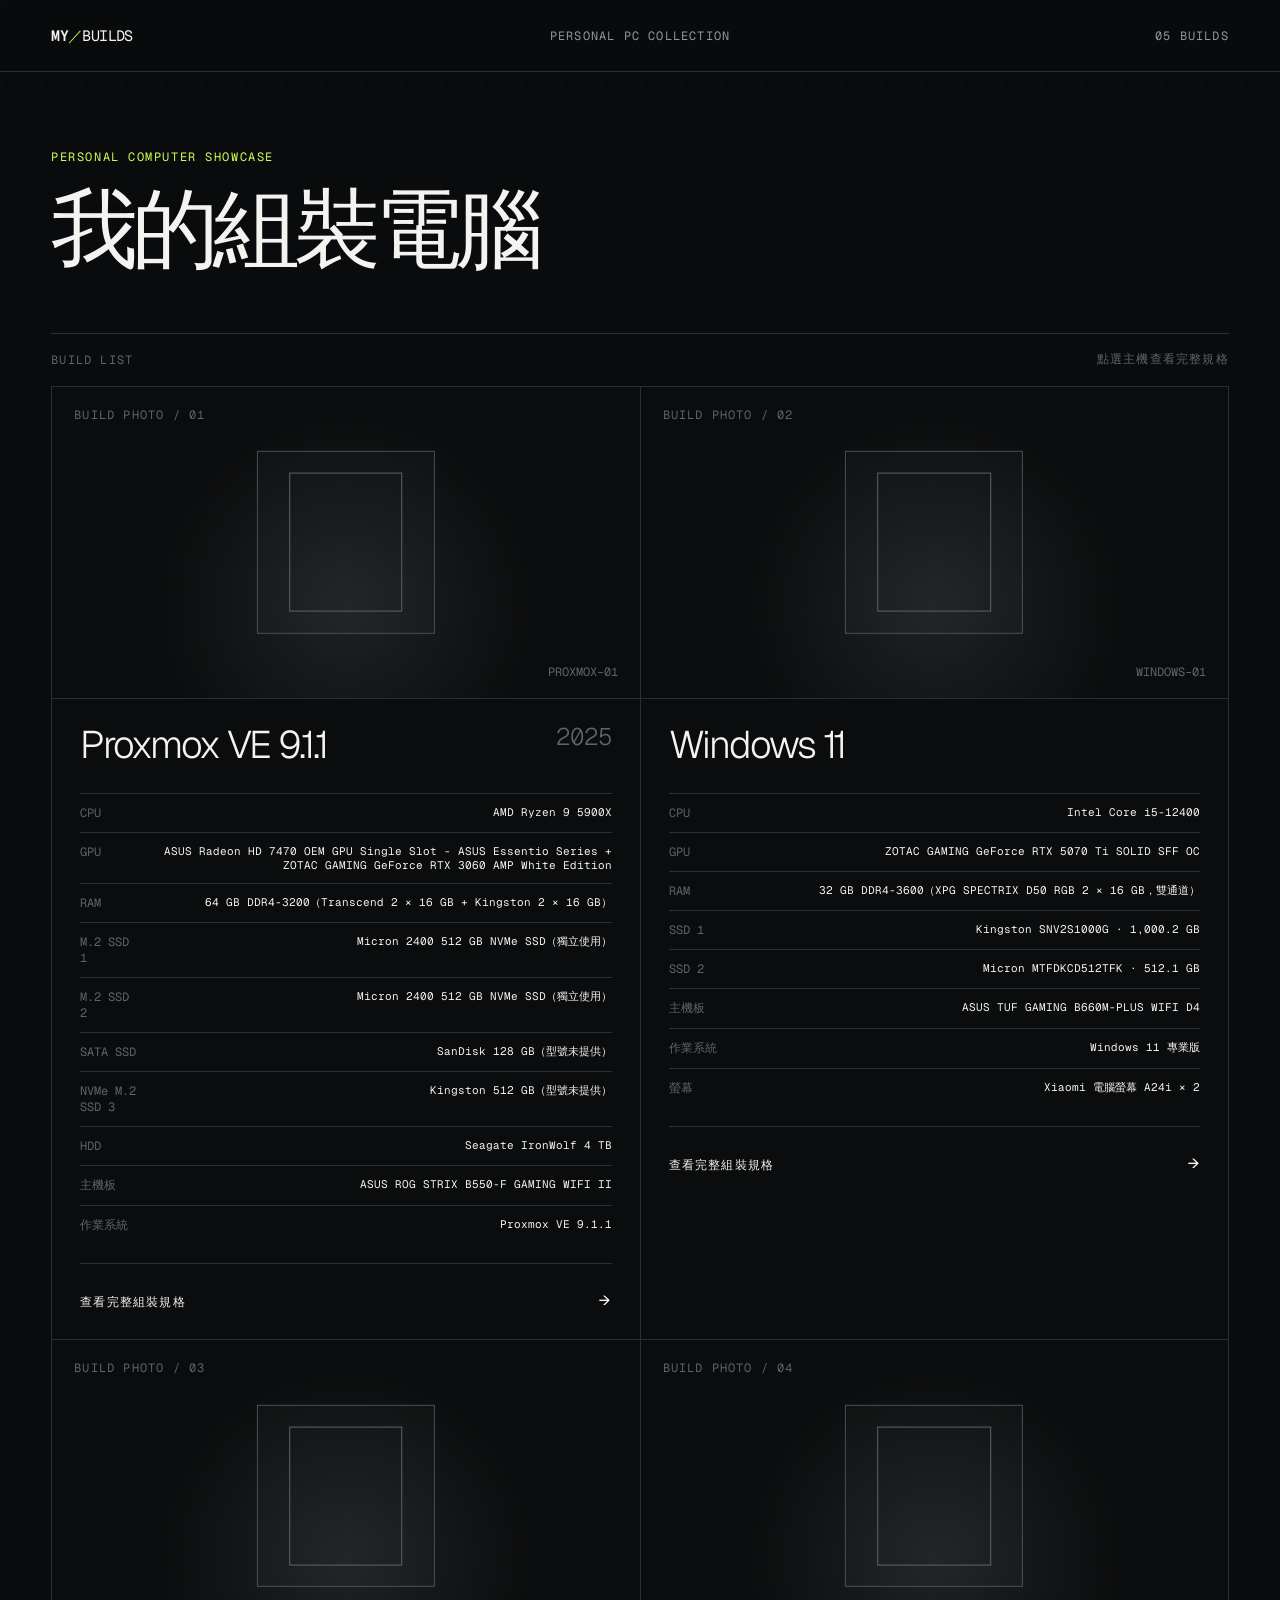
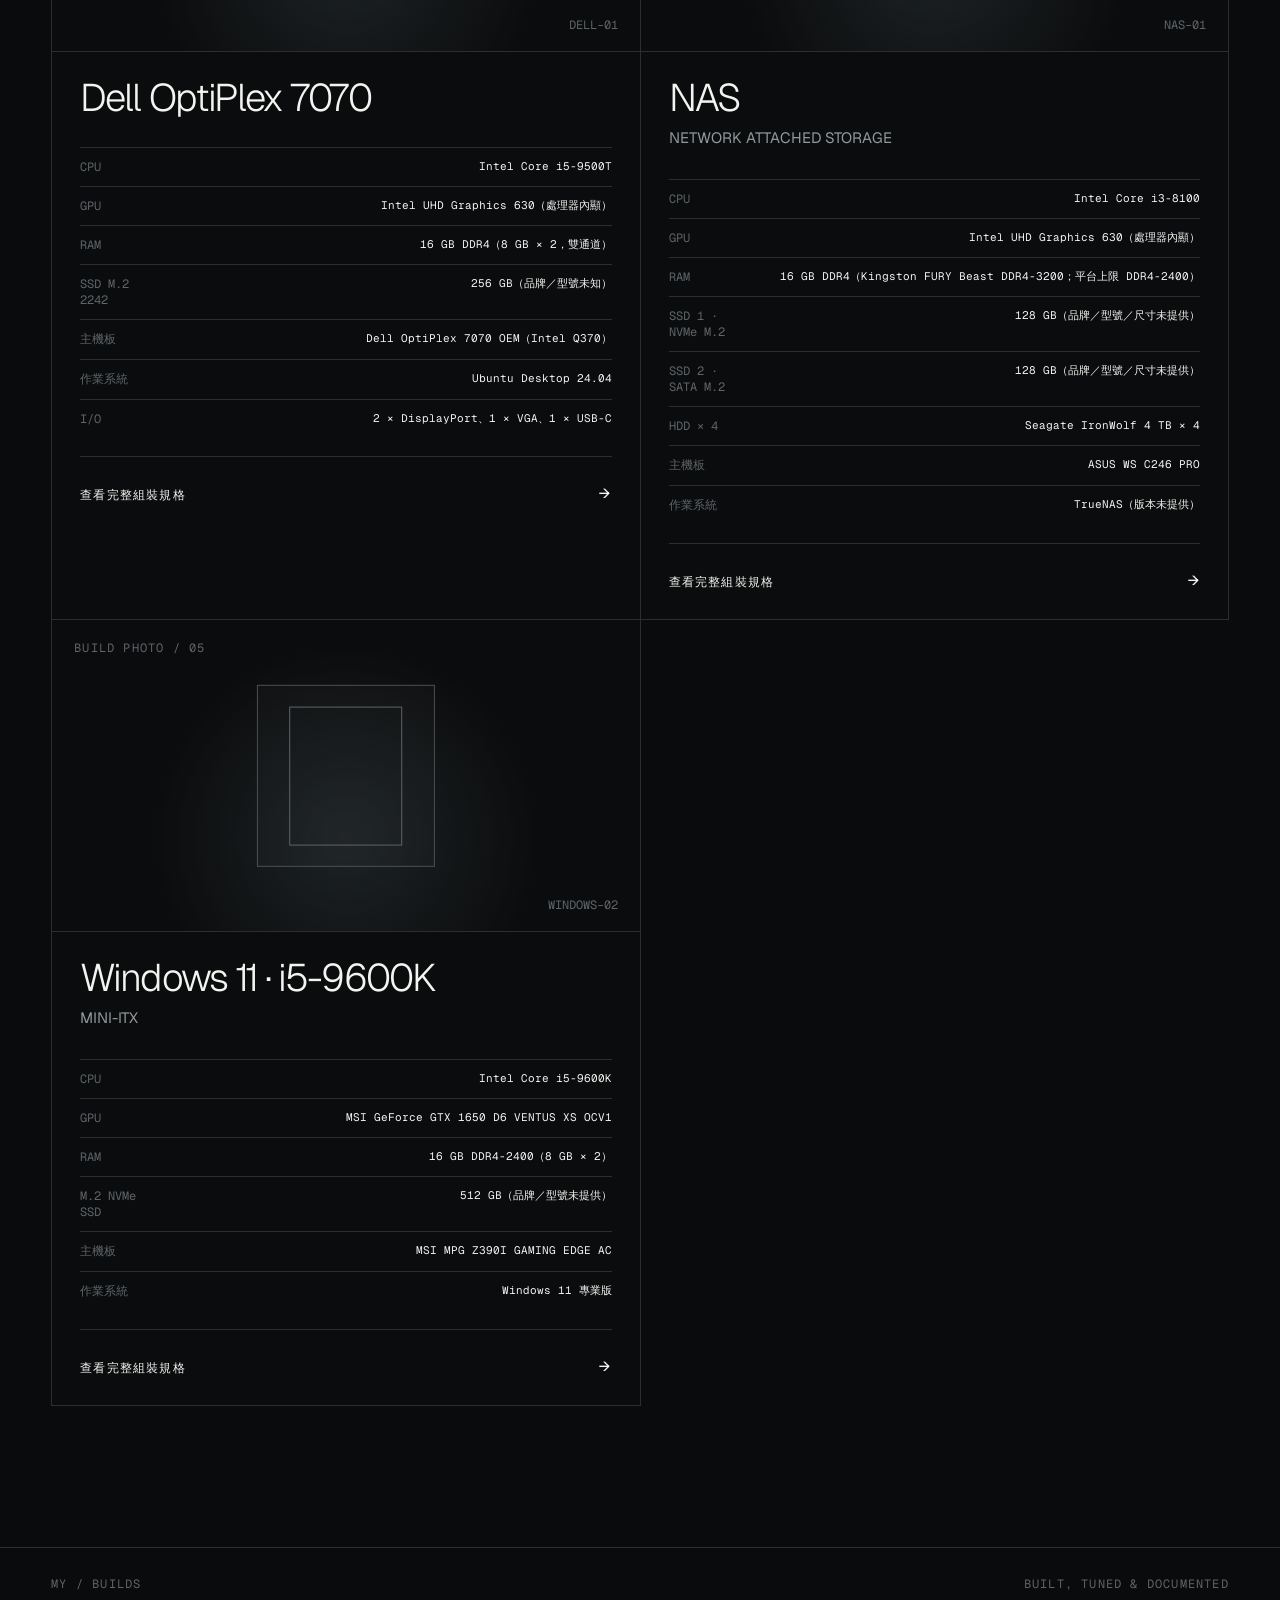
<file: index.html>
<!doctype html><html lang="zh-Hant"><head><meta charset="utf-8"><meta name="viewport" content="width=device-width,initial-scale=1"><meta name="theme-color" content="#0a0b0c"><title>MY BUILDS — 個人組裝電腦</title><link rel="preconnect" href="https://fonts.googleapis.com"><link rel="preconnect" href="https://fonts.gstatic.com" crossorigin><link href="https://fonts.googleapis.com/css2?family=Geist:wght@300;400;500;600&family=Geist+Mono:wght@300;400;500;600&display=swap" rel="stylesheet"><link rel="stylesheet" href="assets/css/styles.css?v=16"></head><body><a class="skip-link" href="#builds">跳至主內容</a><header class="site-header"><a class="brand" href="index.html"><b>MY</b><span>／</span>BUILDS</a><p>PERSONAL PC COLLECTION</p><span class="build-count" data-build-count></span></header><main><section class="home-intro"><div><p class="kicker">PERSONAL COMPUTER SHOWCASE</p><h1>我的組裝電腦</h1></div></section><section class="builds" id="builds" aria-label="我的主機"><header class="list-header"><span>BUILD LIST</span><span>點選主機查看完整規格</span></header><div class="build-grid" id="build-grid"></div></section></main><footer class="site-footer"><span>MY / BUILDS</span><span>BUILT, TUNED & DOCUMENTED</span></footer><script src="assets/js/data.js?v=31"></script><script src="assets/js/archive.js?v=16"></script></body></html>
</file>
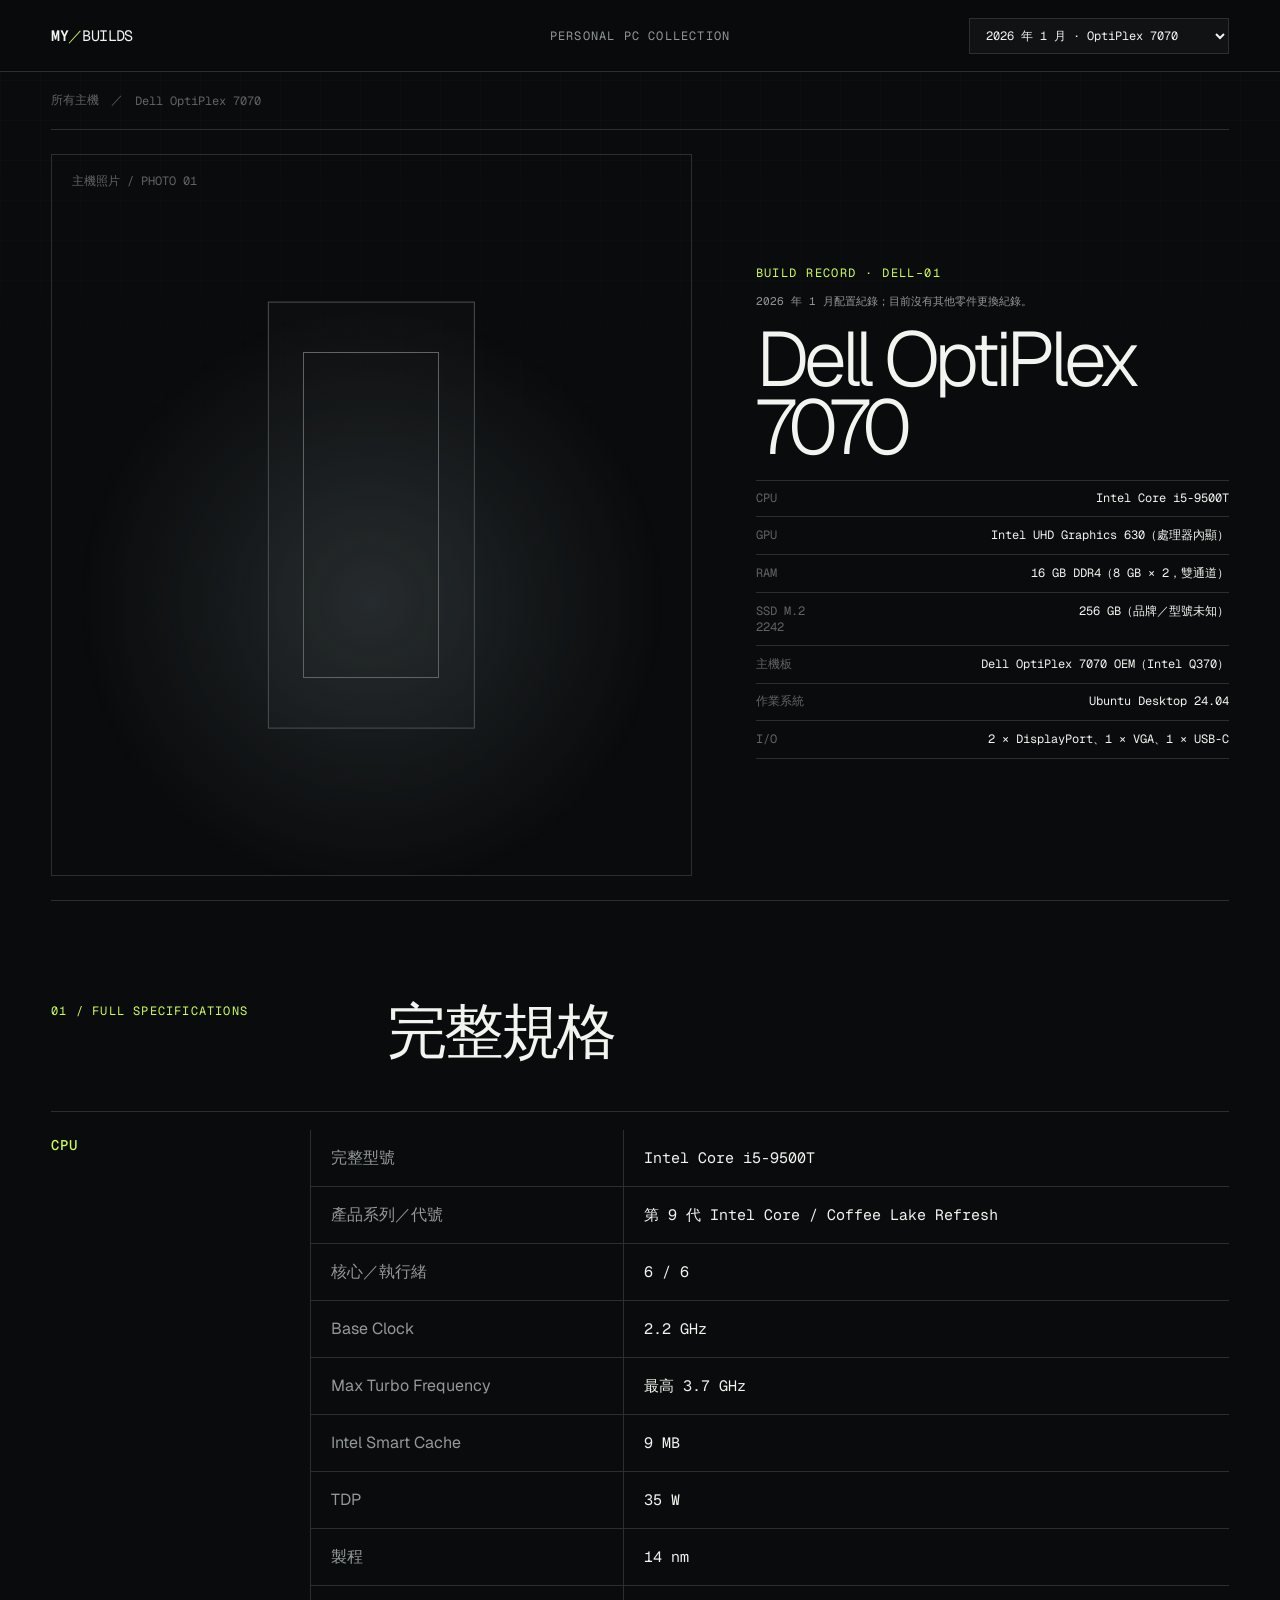
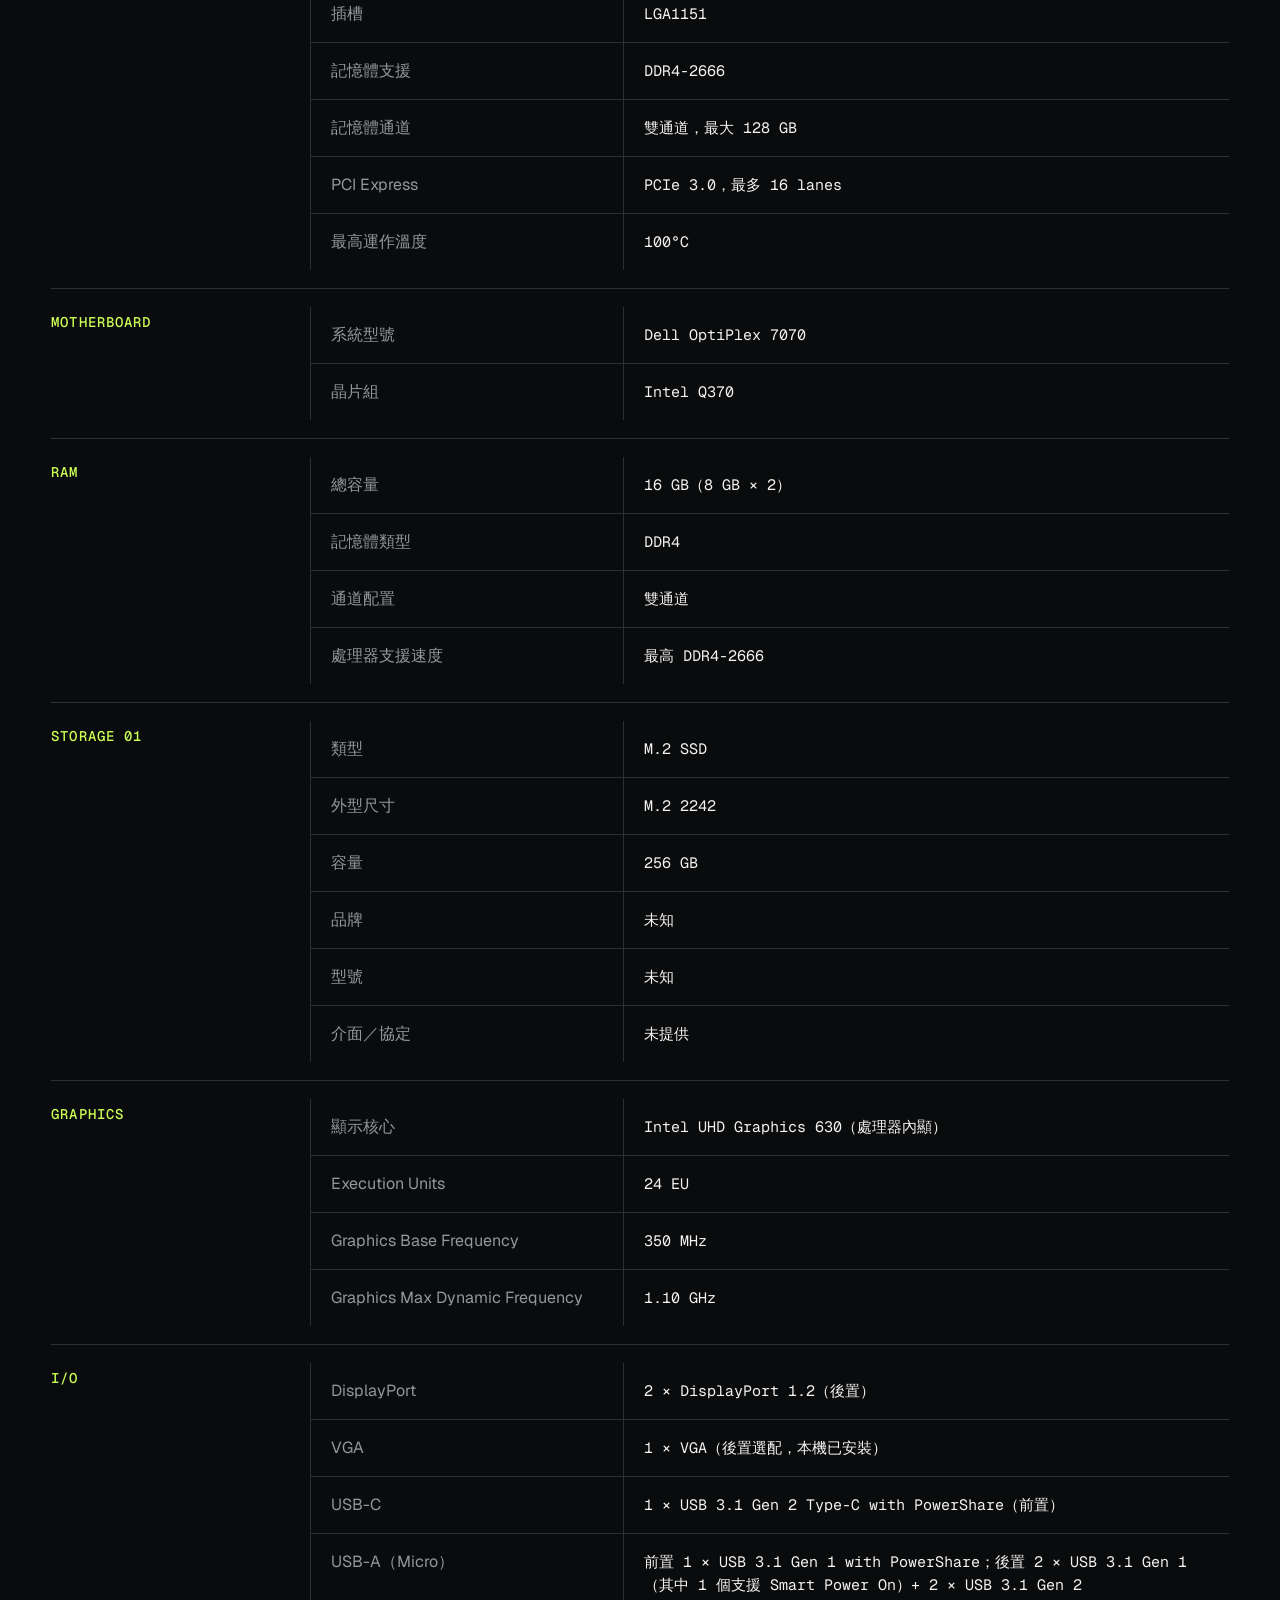
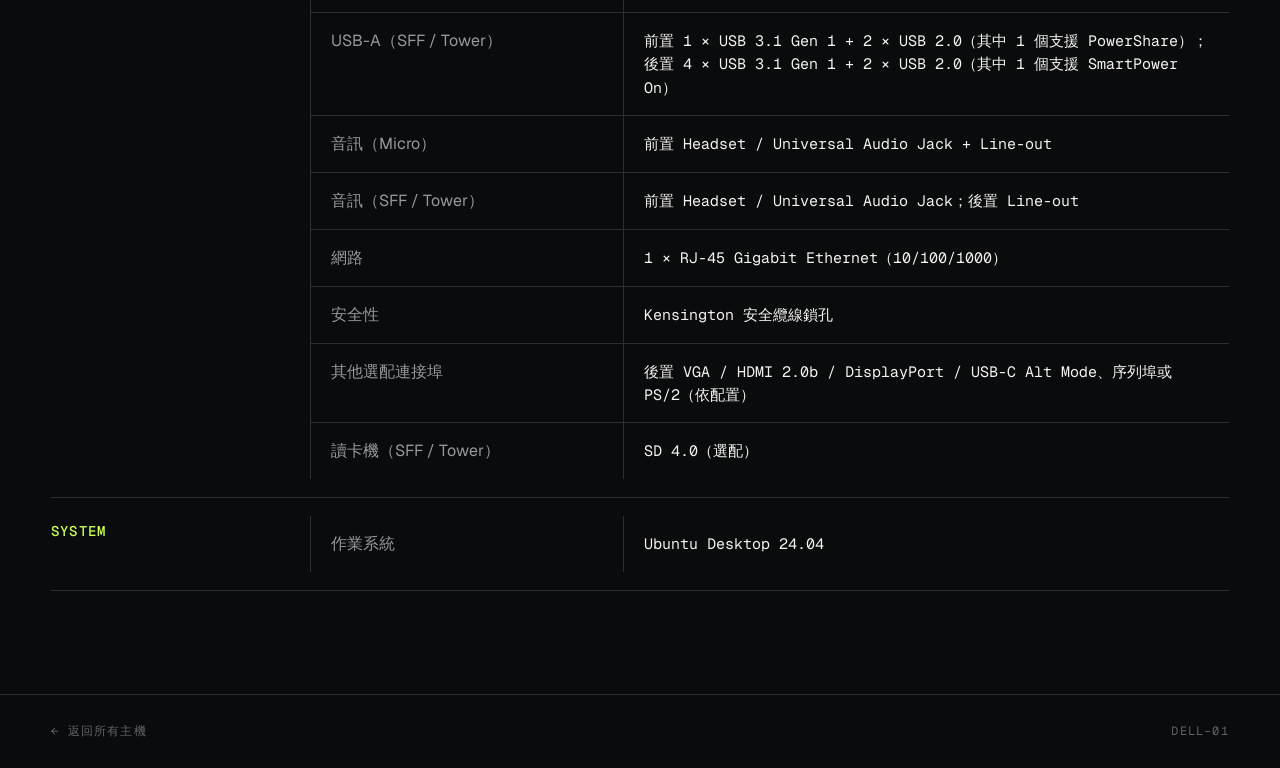
<file: dell-optiplex-7070.html>
<!doctype html>
<html lang="zh-Hant">
<head>
  <meta charset="utf-8"><meta name="viewport" content="width=device-width,initial-scale=1"><meta name="theme-color" content="#0a0b0c">
  <title>MY BUILDS</title>
  <link rel="preconnect" href="https://fonts.googleapis.com"><link rel="preconnect" href="https://fonts.gstatic.com" crossorigin>
  <link href="https://fonts.googleapis.com/css2?family=Geist:wght@300;400;500;600&family=Geist+Mono:wght@300;400;500;600&display=swap" rel="stylesheet">
  <link rel="stylesheet" href="assets/css/styles.css?v=16">
</head>
<body data-build="dell-optiplex-7070">
<a class="skip-link" href="#main">跳至主內容</a>
<header class="site-header"><a class="brand" href="index.html"><b>MY</b><span>／</span>BUILDS</a><p>PERSONAL PC COLLECTION</p><select class="version-select" id="version-select" aria-label="選擇配置版本"></select></header>
<main class="detail-main" id="main">
  <nav class="breadcrumb"><a href="index.html">所有主機</a><span>／</span><span data-name></span></nav>
  <section class="build-hero reveal">
    <div class="hero-photo"><span>主機照片 / PHOTO 01</span></div>
    <div class="hero-info"><p class="record">BUILD RECORD · <span data-code></span></p><p class="version-note" id="version-note"></p><h1 data-name></h1><p class="hero-purpose" data-purpose></p>
      <dl class="hero-facts" id="hero-facts"></dl>
    </div>
  </section>
  <section class="content-section" id="components-section"><header class="section-title"><span>01 / COMPONENTS</span><h2>零件與細節</h2></header><div class="carousel" id="parts" aria-label="零件照片輪播"></div><div class="carousel-actions"><button class="carousel-btn" data-dir="prev" aria-label="上一張">←</button><button class="carousel-btn" data-dir="next" aria-label="下一張">→</button></div></section>
  <section class="content-section"><header class="section-title"><span id="specs-label">02 / FULL SPECIFICATIONS</span><h2>完整規格</h2></header><div class="spec-table" id="specs"></div></section>
</main>
<footer class="site-footer"><a href="index.html">← 返回所有主機</a><span data-code></span></footer>
<script src="assets/js/data.js?v=31"></script><script src="assets/js/detail.js?v=20"></script>
</body></html>
</file>
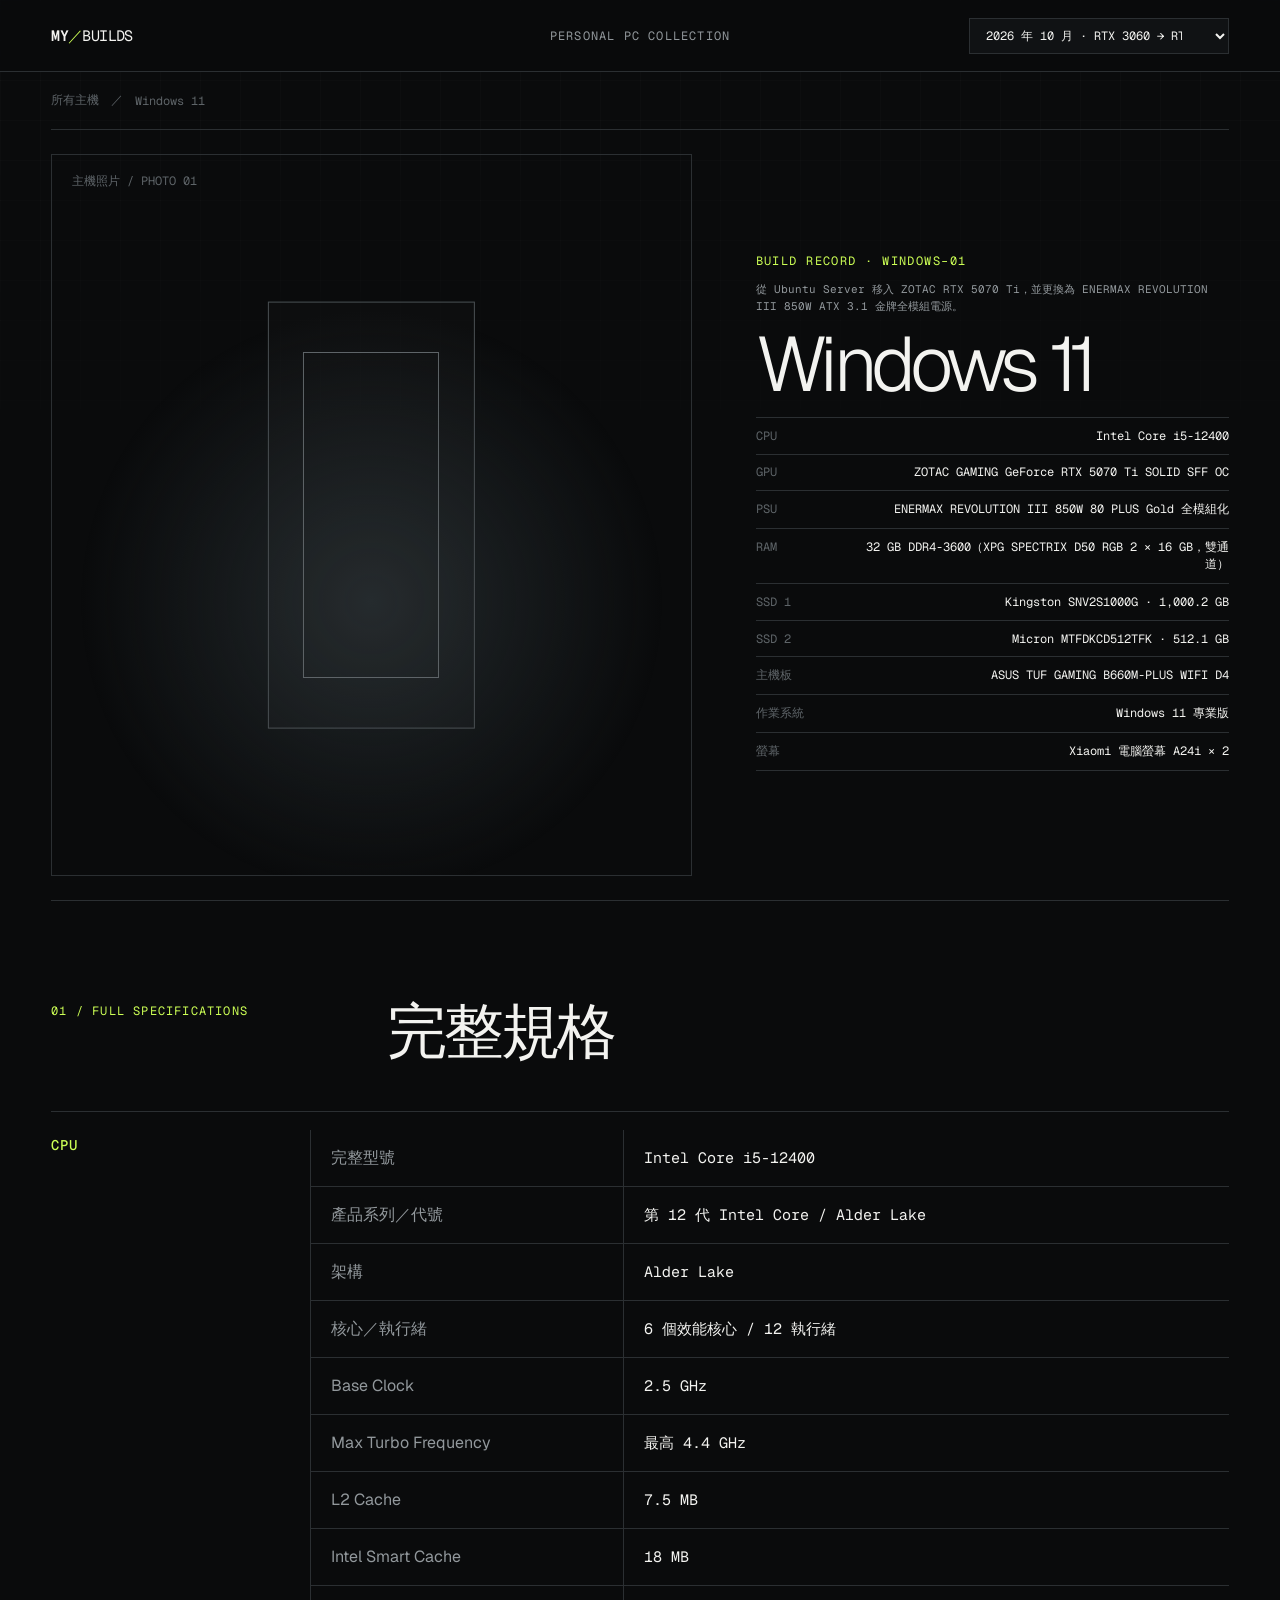
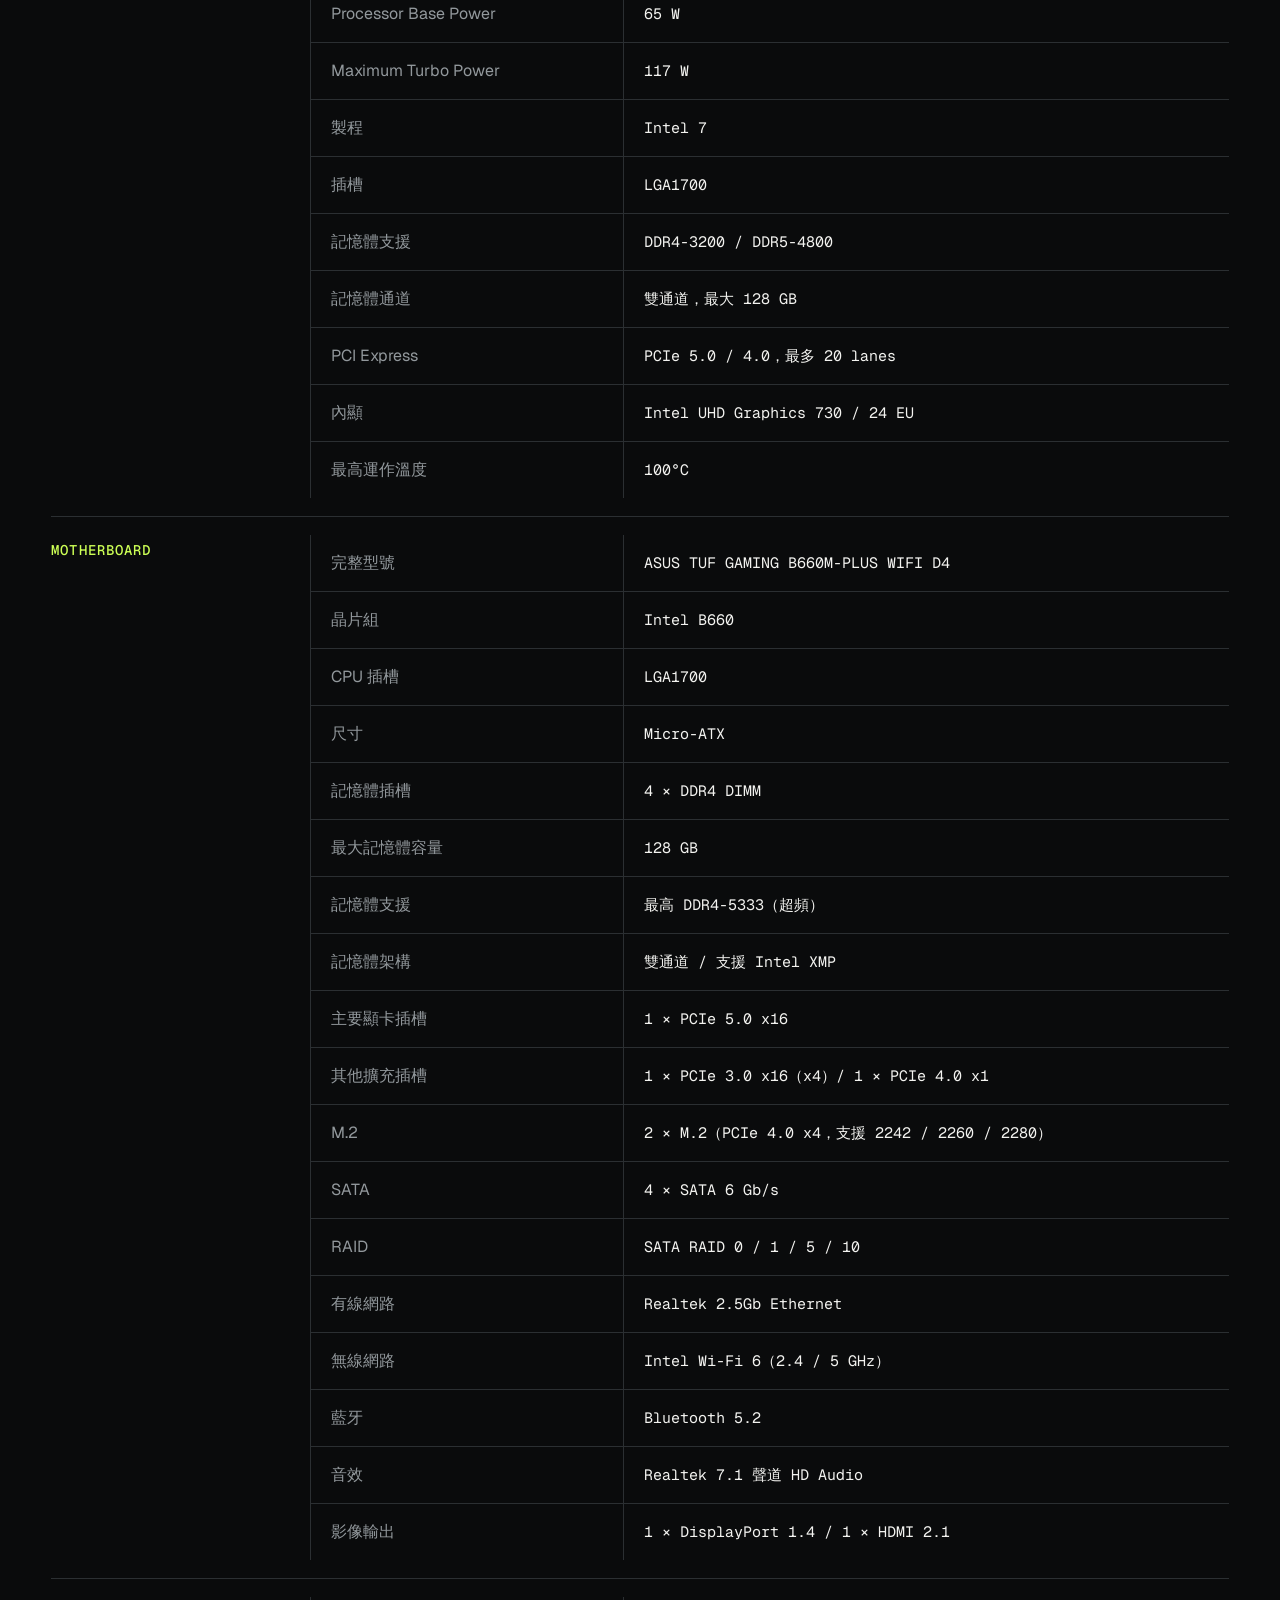
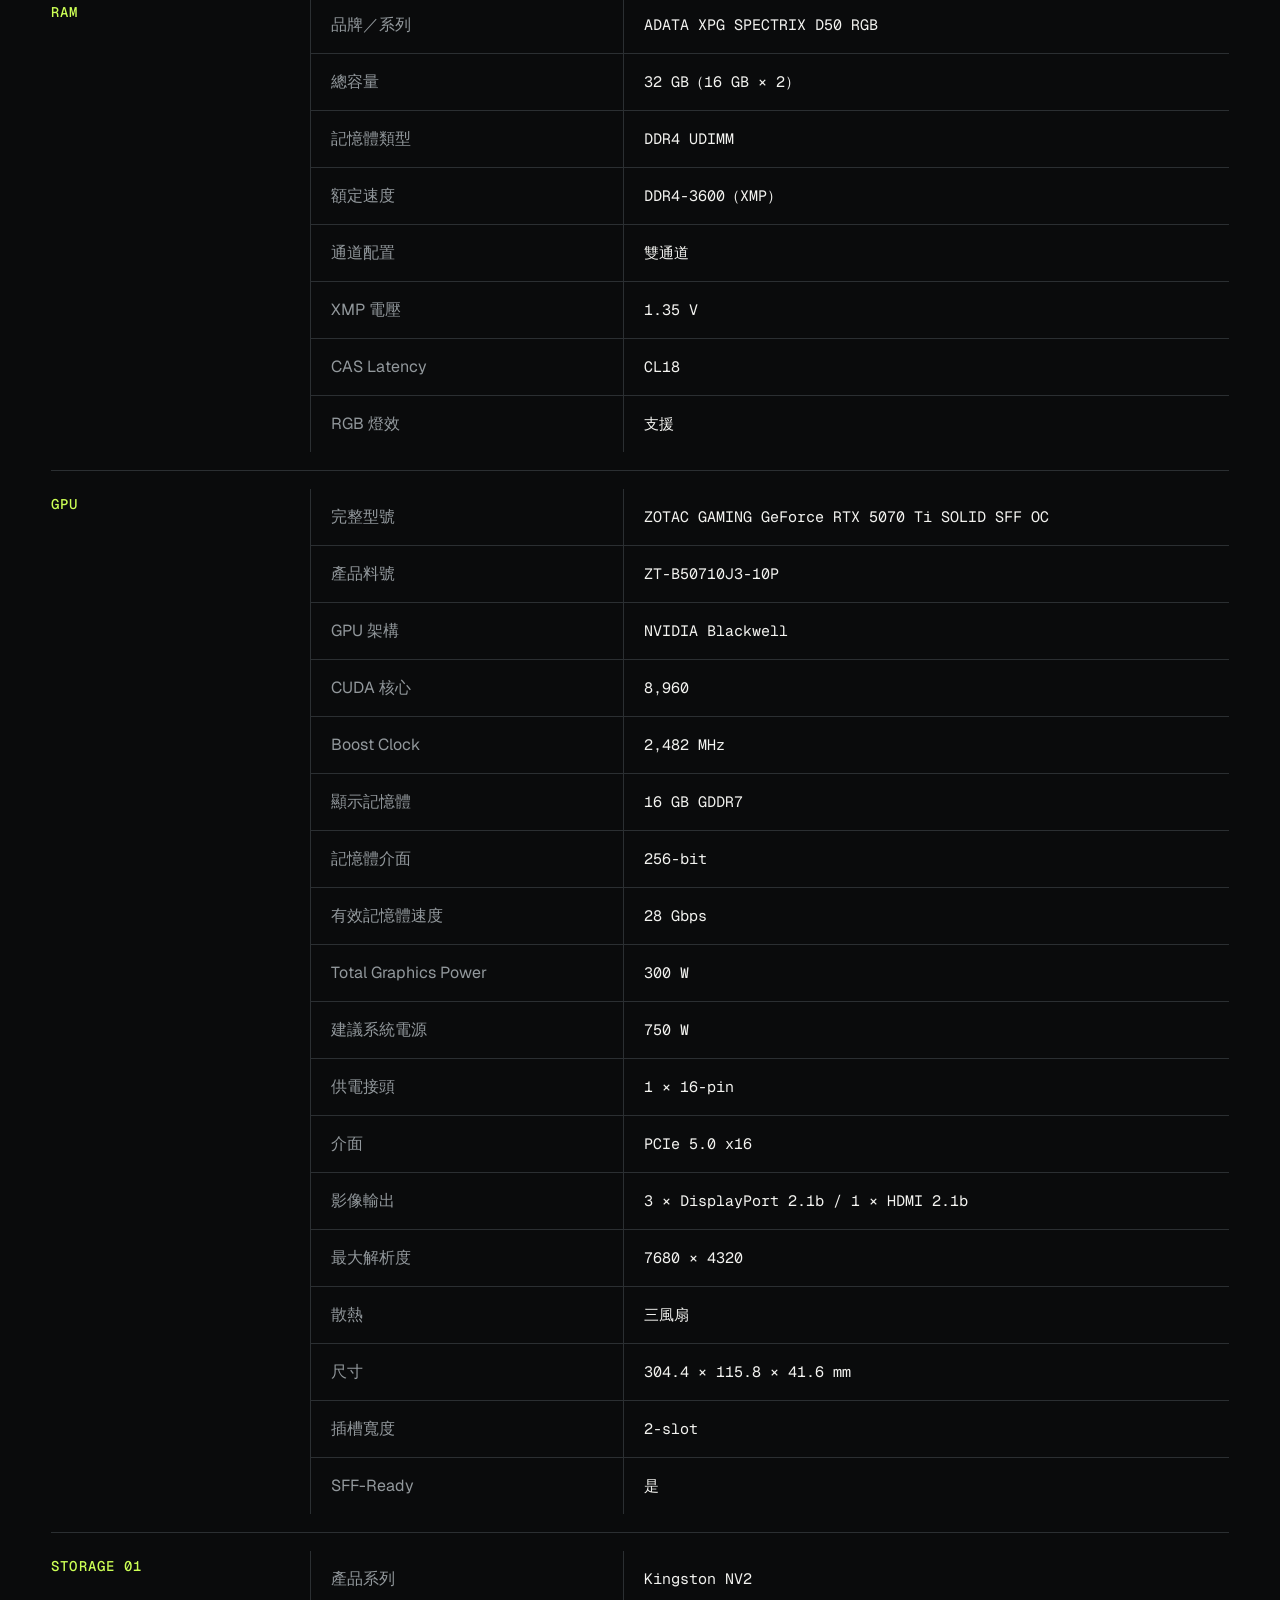
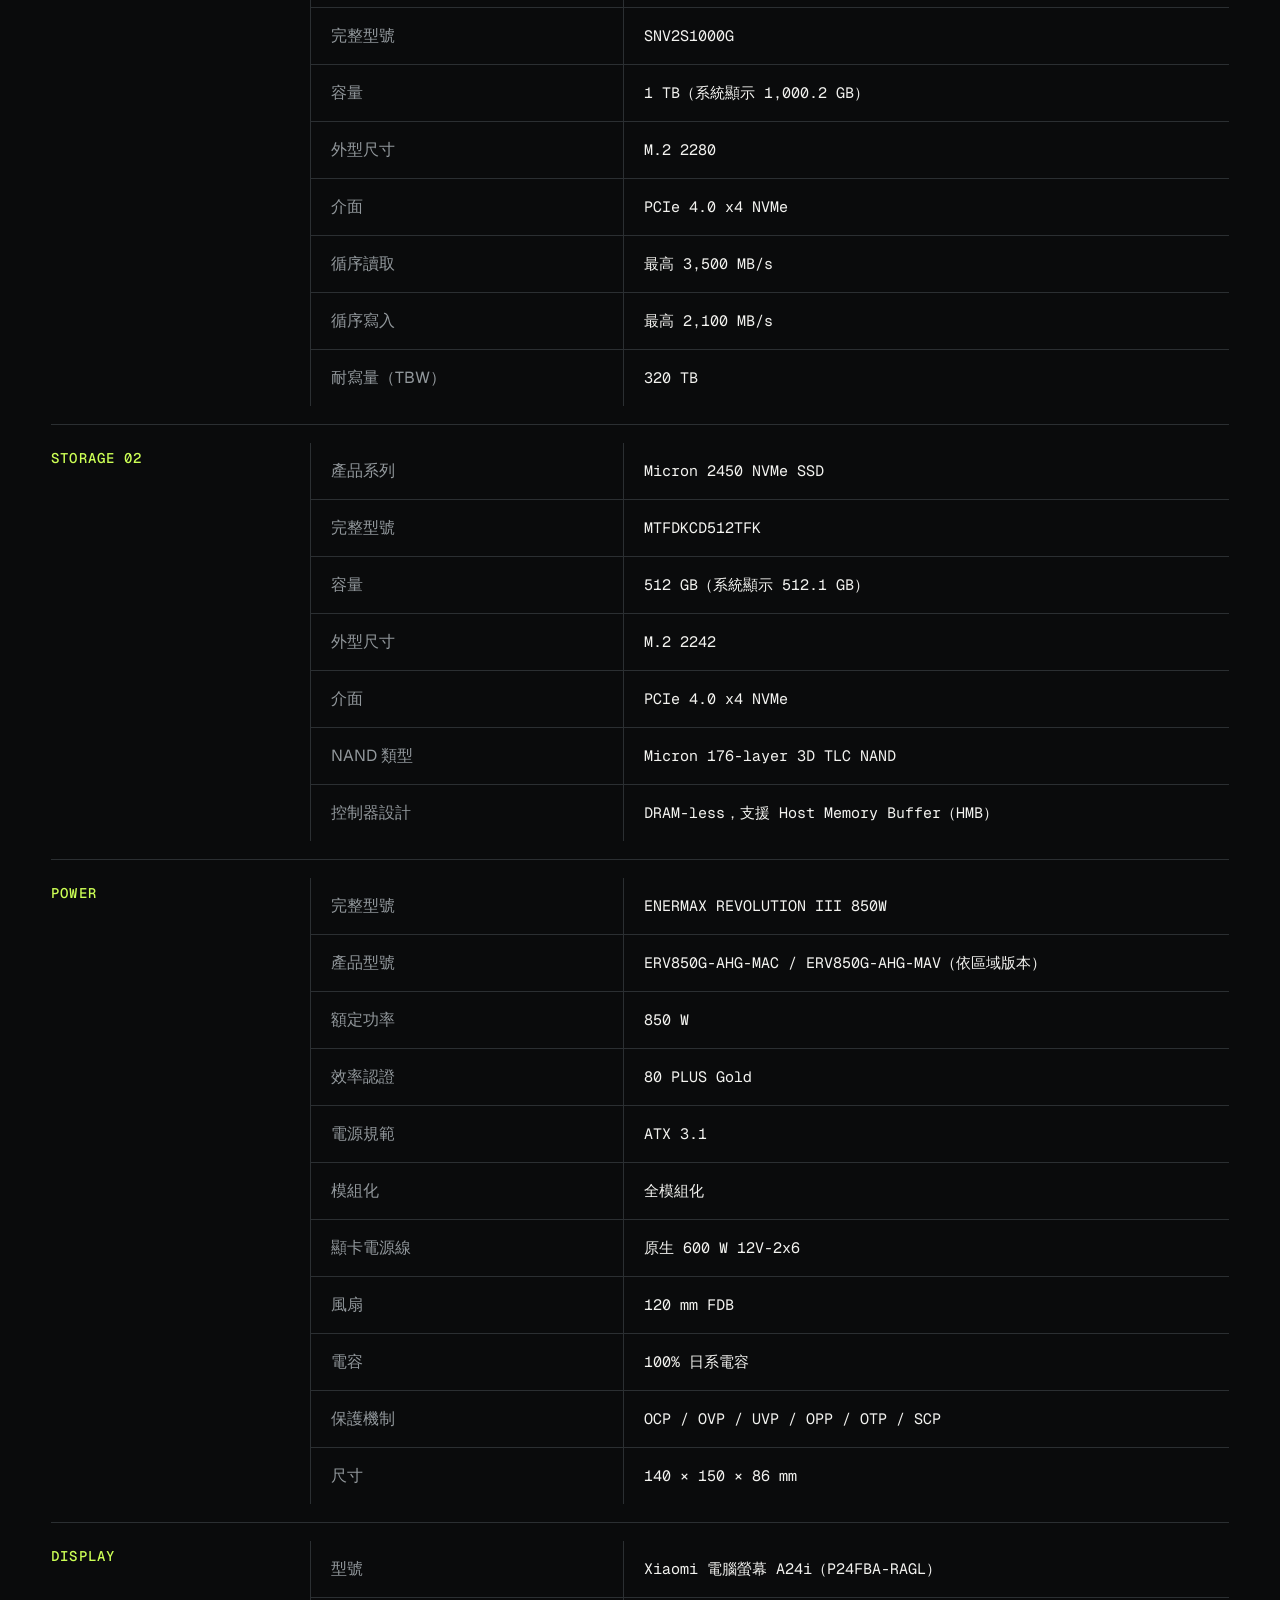
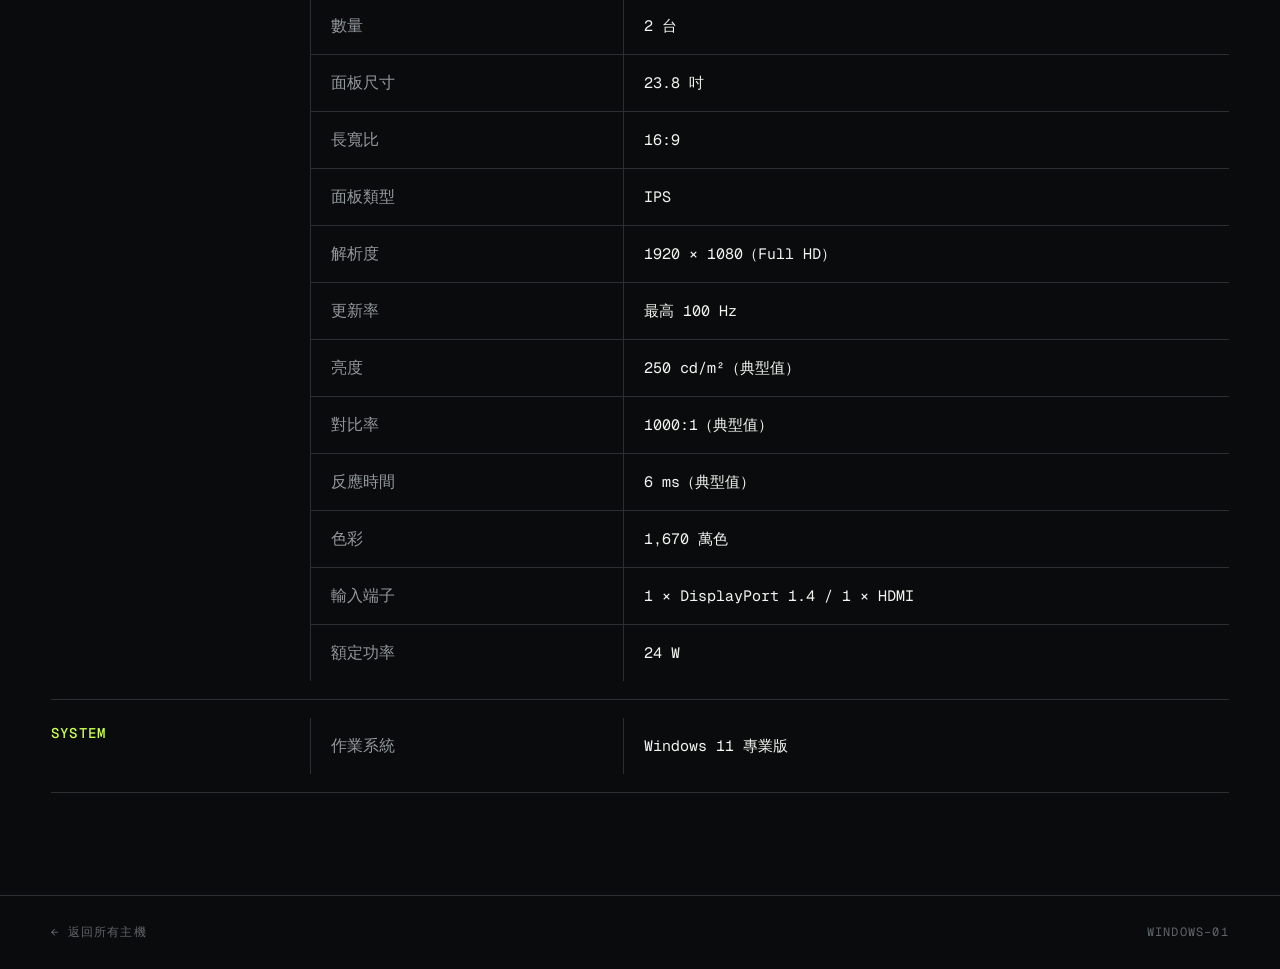
<file: intel-i5-12400.html>
<!doctype html>
<html lang="zh-Hant">
<head>
  <meta charset="utf-8"><meta name="viewport" content="width=device-width,initial-scale=1"><meta name="theme-color" content="#0a0b0c">
  <title>MY BUILDS</title>
  <link rel="preconnect" href="https://fonts.googleapis.com"><link rel="preconnect" href="https://fonts.gstatic.com" crossorigin>
  <link href="https://fonts.googleapis.com/css2?family=Geist:wght@300;400;500;600&family=Geist+Mono:wght@300;400;500;600&display=swap" rel="stylesheet">
  <link rel="stylesheet" href="assets/css/styles.css?v=16">
</head>
<body data-build="intel-i5-12400">
<a class="skip-link" href="#main">跳至主內容</a>
<header class="site-header"><a class="brand" href="index.html"><b>MY</b><span>／</span>BUILDS</a><p>PERSONAL PC COLLECTION</p><select class="version-select" id="version-select" aria-label="選擇配置版本"></select></header>
<main class="detail-main" id="main">
  <nav class="breadcrumb"><a href="index.html">所有主機</a><span>／</span><span data-name></span></nav>
  <section class="build-hero reveal">
    <div class="hero-photo"><span>主機照片 / PHOTO 01</span></div>
    <div class="hero-info"><p class="record">BUILD RECORD · <span data-code></span></p><p class="version-note" id="version-note"></p><h1 data-name></h1><p class="hero-purpose" data-purpose></p>
      <dl class="hero-facts" id="hero-facts"></dl>
    </div>
  </section>
  <section class="content-section" id="components-section"><header class="section-title"><span>01 / COMPONENTS</span><h2>零件與細節</h2></header><div class="carousel" id="parts" aria-label="零件照片輪播"></div><div class="carousel-actions"><button class="carousel-btn" data-dir="prev" aria-label="上一張">←</button><button class="carousel-btn" data-dir="next" aria-label="下一張">→</button></div></section>
  <section class="content-section"><header class="section-title"><span id="specs-label">02 / FULL SPECIFICATIONS</span><h2>完整規格</h2></header><div class="spec-table" id="specs"></div></section>
</main>
<footer class="site-footer"><a href="index.html">← 返回所有主機</a><span data-code></span></footer>
<script src="assets/js/data.js?v=31"></script><script src="assets/js/detail.js?v=20"></script>
</body></html>
</file>
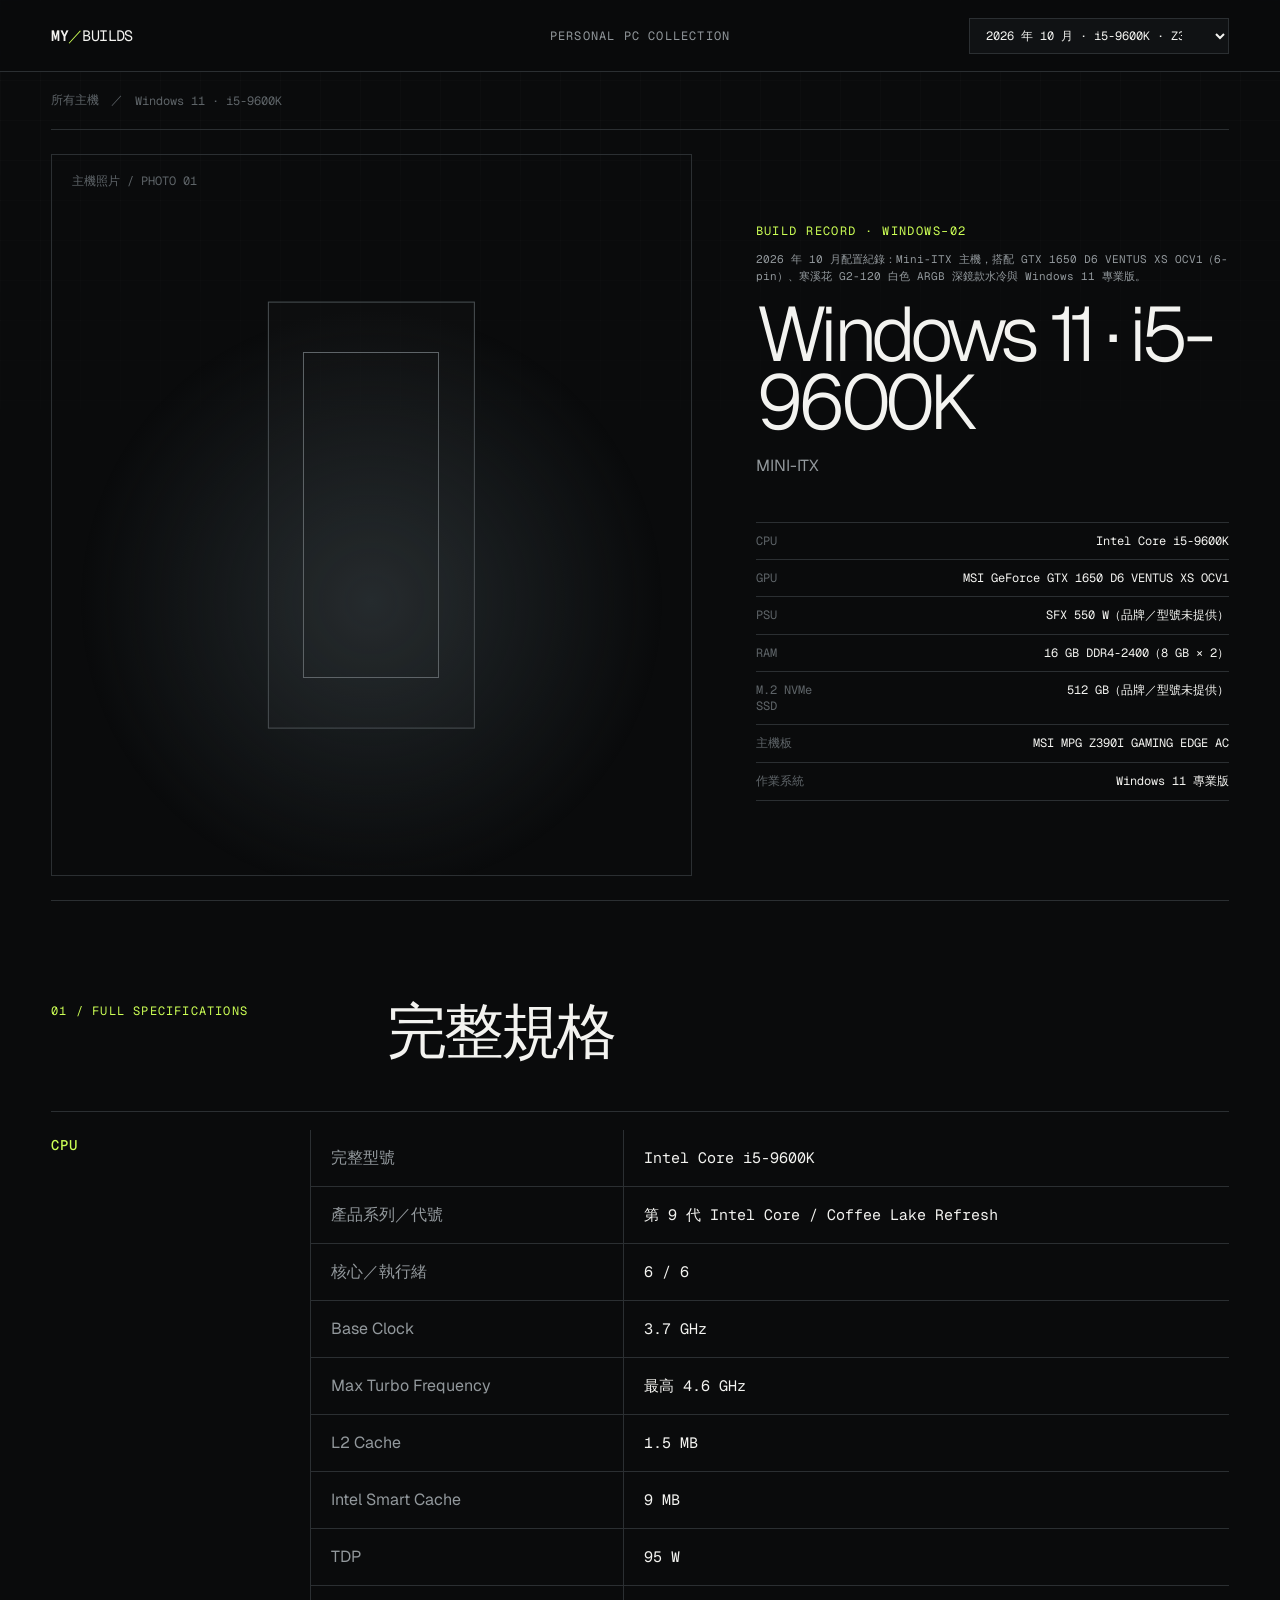
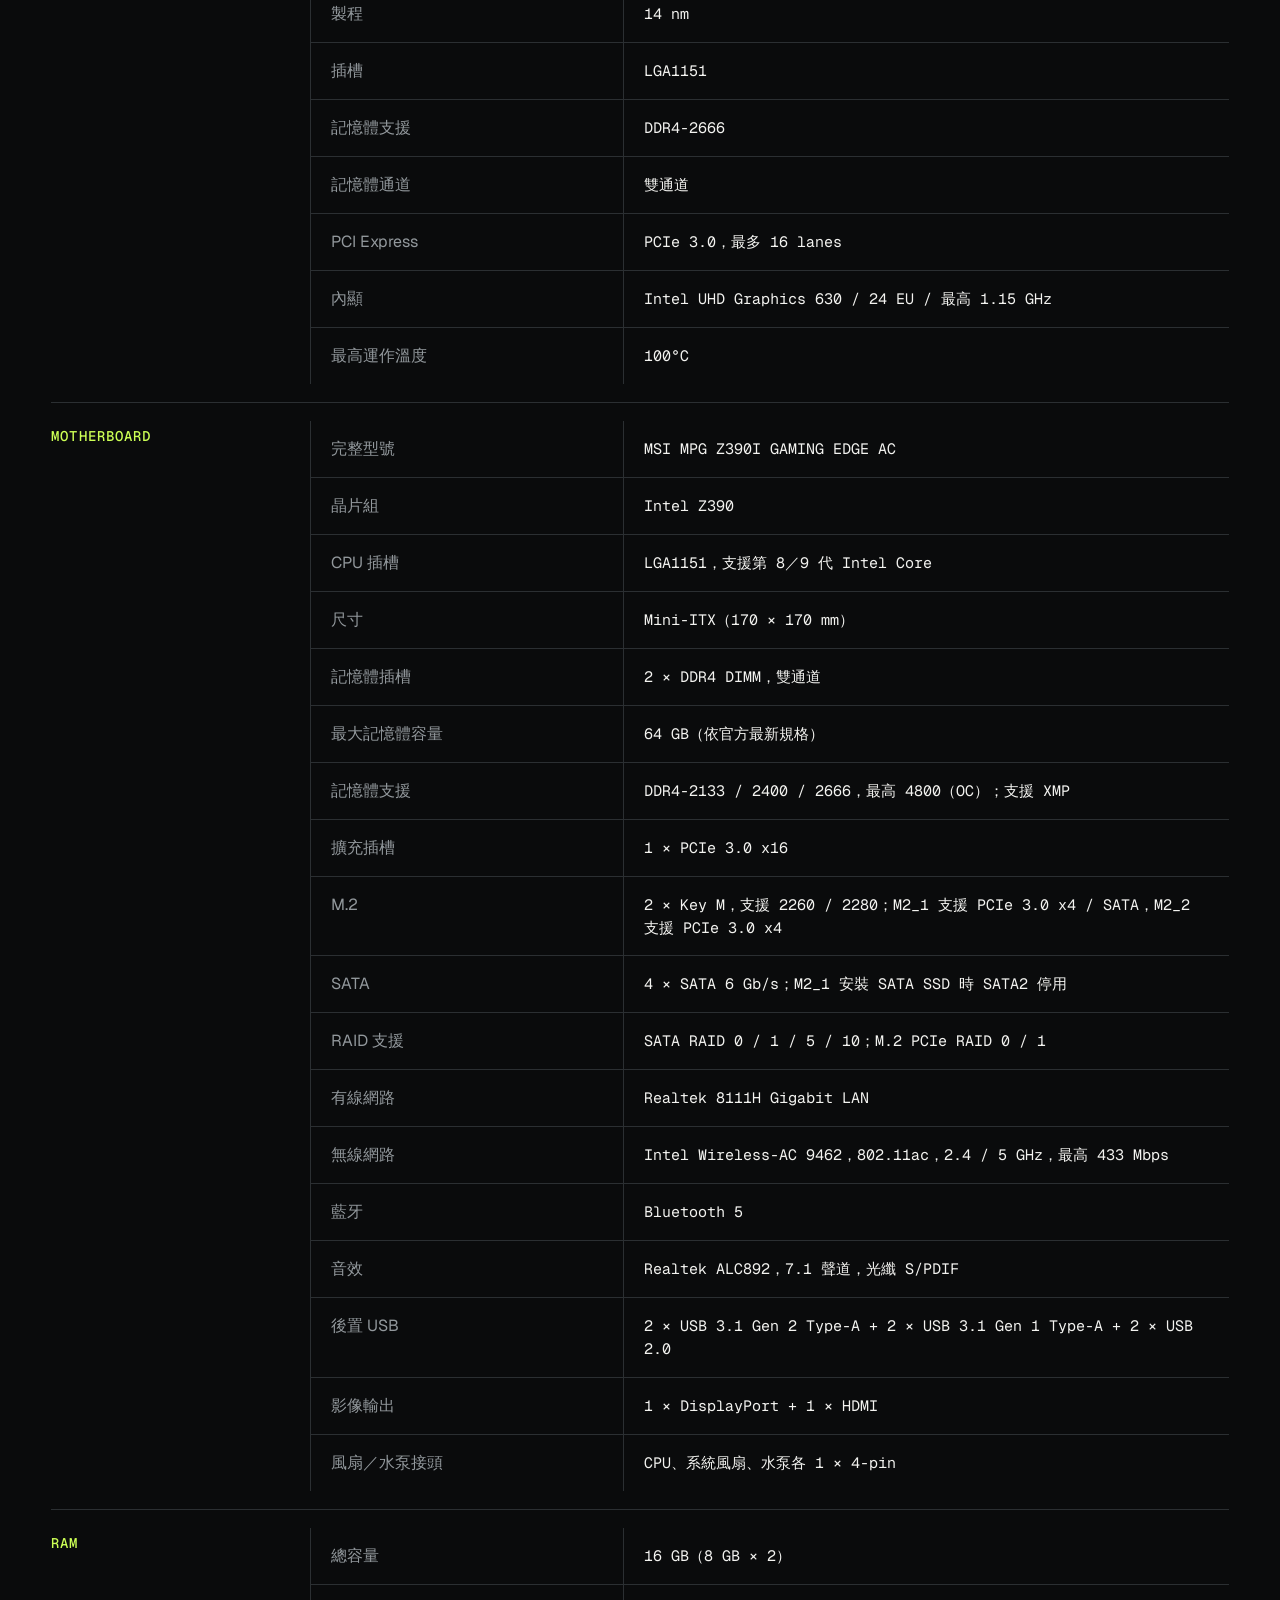
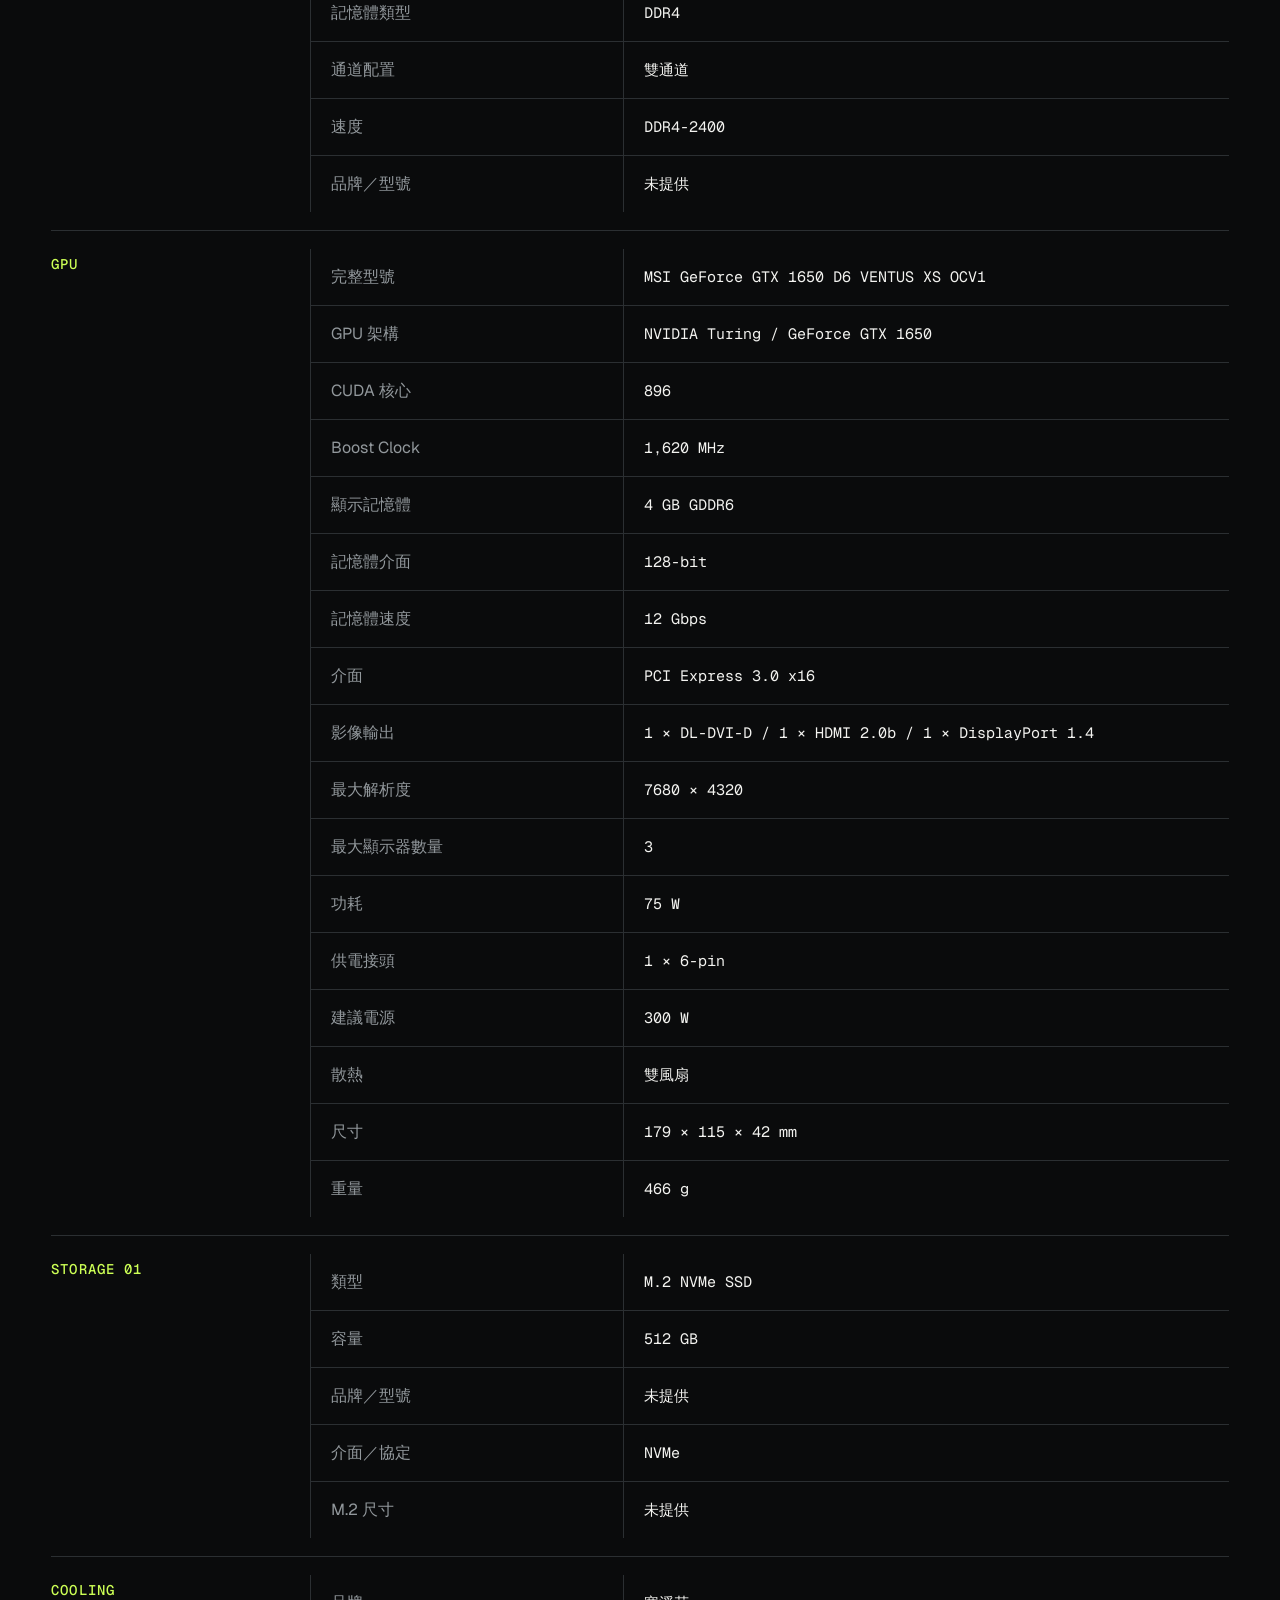
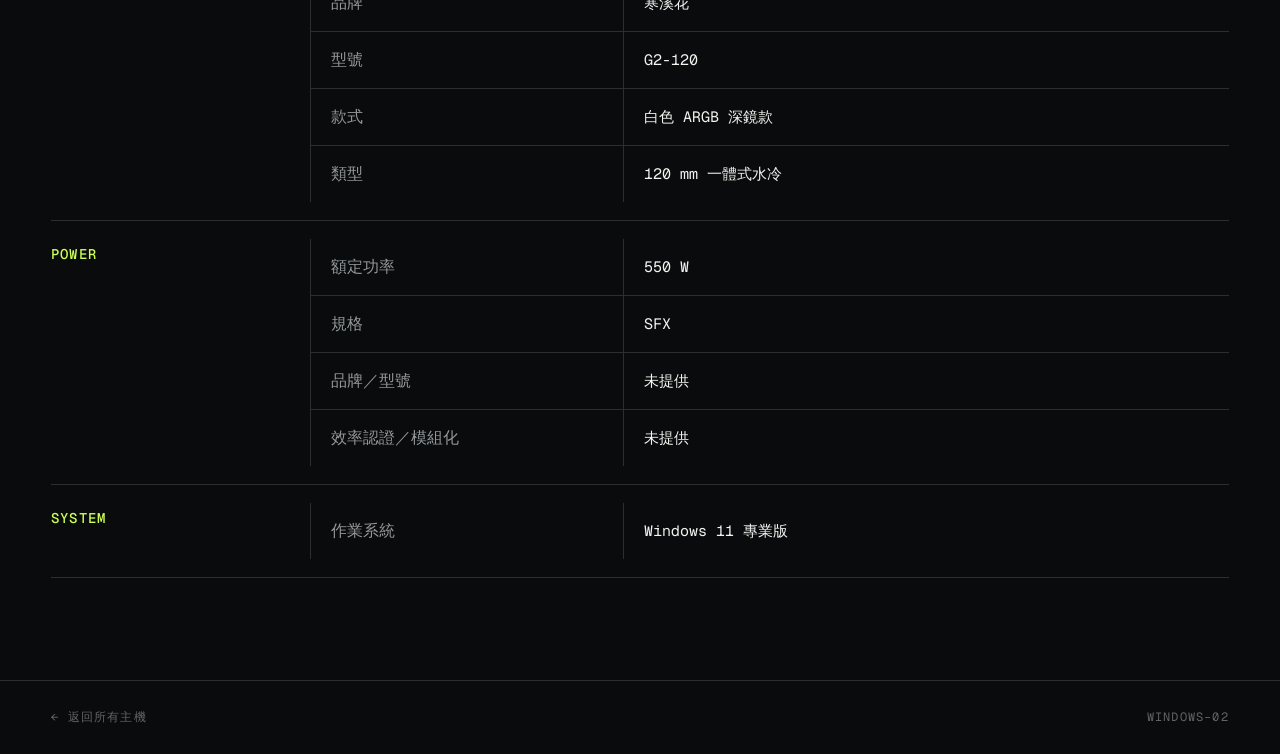
<file: intel-i5-9600k.html>
<!doctype html>
<html lang="zh-Hant">
<head>
  <meta charset="utf-8"><meta name="viewport" content="width=device-width,initial-scale=1"><meta name="theme-color" content="#0a0b0c">
  <title>Windows 11 · i5-9600K — MY BUILDS</title>
  <link rel="preconnect" href="https://fonts.googleapis.com"><link rel="preconnect" href="https://fonts.gstatic.com" crossorigin>
  <link href="https://fonts.googleapis.com/css2?family=Geist:wght@300;400;500;600&family=Geist+Mono:wght@300;400;500;600&display=swap" rel="stylesheet">
  <link rel="stylesheet" href="assets/css/styles.css?v=16">
</head>
<body data-build="intel-i5-9600k">
<a class="skip-link" href="#main">跳至主內容</a>
<header class="site-header"><a class="brand" href="index.html"><b>MY</b><span>／</span>BUILDS</a><p>PERSONAL PC COLLECTION</p><select class="version-select" id="version-select" aria-label="選擇配置版本"></select></header>
<main class="detail-main" id="main">
  <nav class="breadcrumb"><a href="index.html">所有主機</a><span>／</span><span data-name></span></nav>
  <section class="build-hero reveal">
    <div class="hero-photo"><span>主機照片 / PHOTO 01</span></div>
    <div class="hero-info"><p class="record">BUILD RECORD · <span data-code></span></p><p class="version-note" id="version-note"></p><h1 data-name></h1><p class="hero-purpose" data-purpose></p>
      <dl class="hero-facts" id="hero-facts"></dl>
    </div>
  </section>
  <section class="content-section" id="components-section"><header class="section-title"><span>01 / COMPONENTS</span><h2>零件與細節</h2></header><div class="carousel" id="parts" aria-label="零件照片輪播"></div><div class="carousel-actions"><button class="carousel-btn" data-dir="prev" aria-label="上一張">←</button><button class="carousel-btn" data-dir="next" aria-label="下一張">→</button></div></section>
  <section class="content-section"><header class="section-title"><span id="specs-label">02 / FULL SPECIFICATIONS</span><h2>完整規格</h2></header><div class="spec-table" id="specs"></div></section>
</main>
<footer class="site-footer"><a href="index.html">← 返回所有主機</a><span data-code></span></footer>
<script src="assets/js/data.js?v=32"></script><script src="assets/js/detail.js?v=20"></script>
</body></html>
</file>
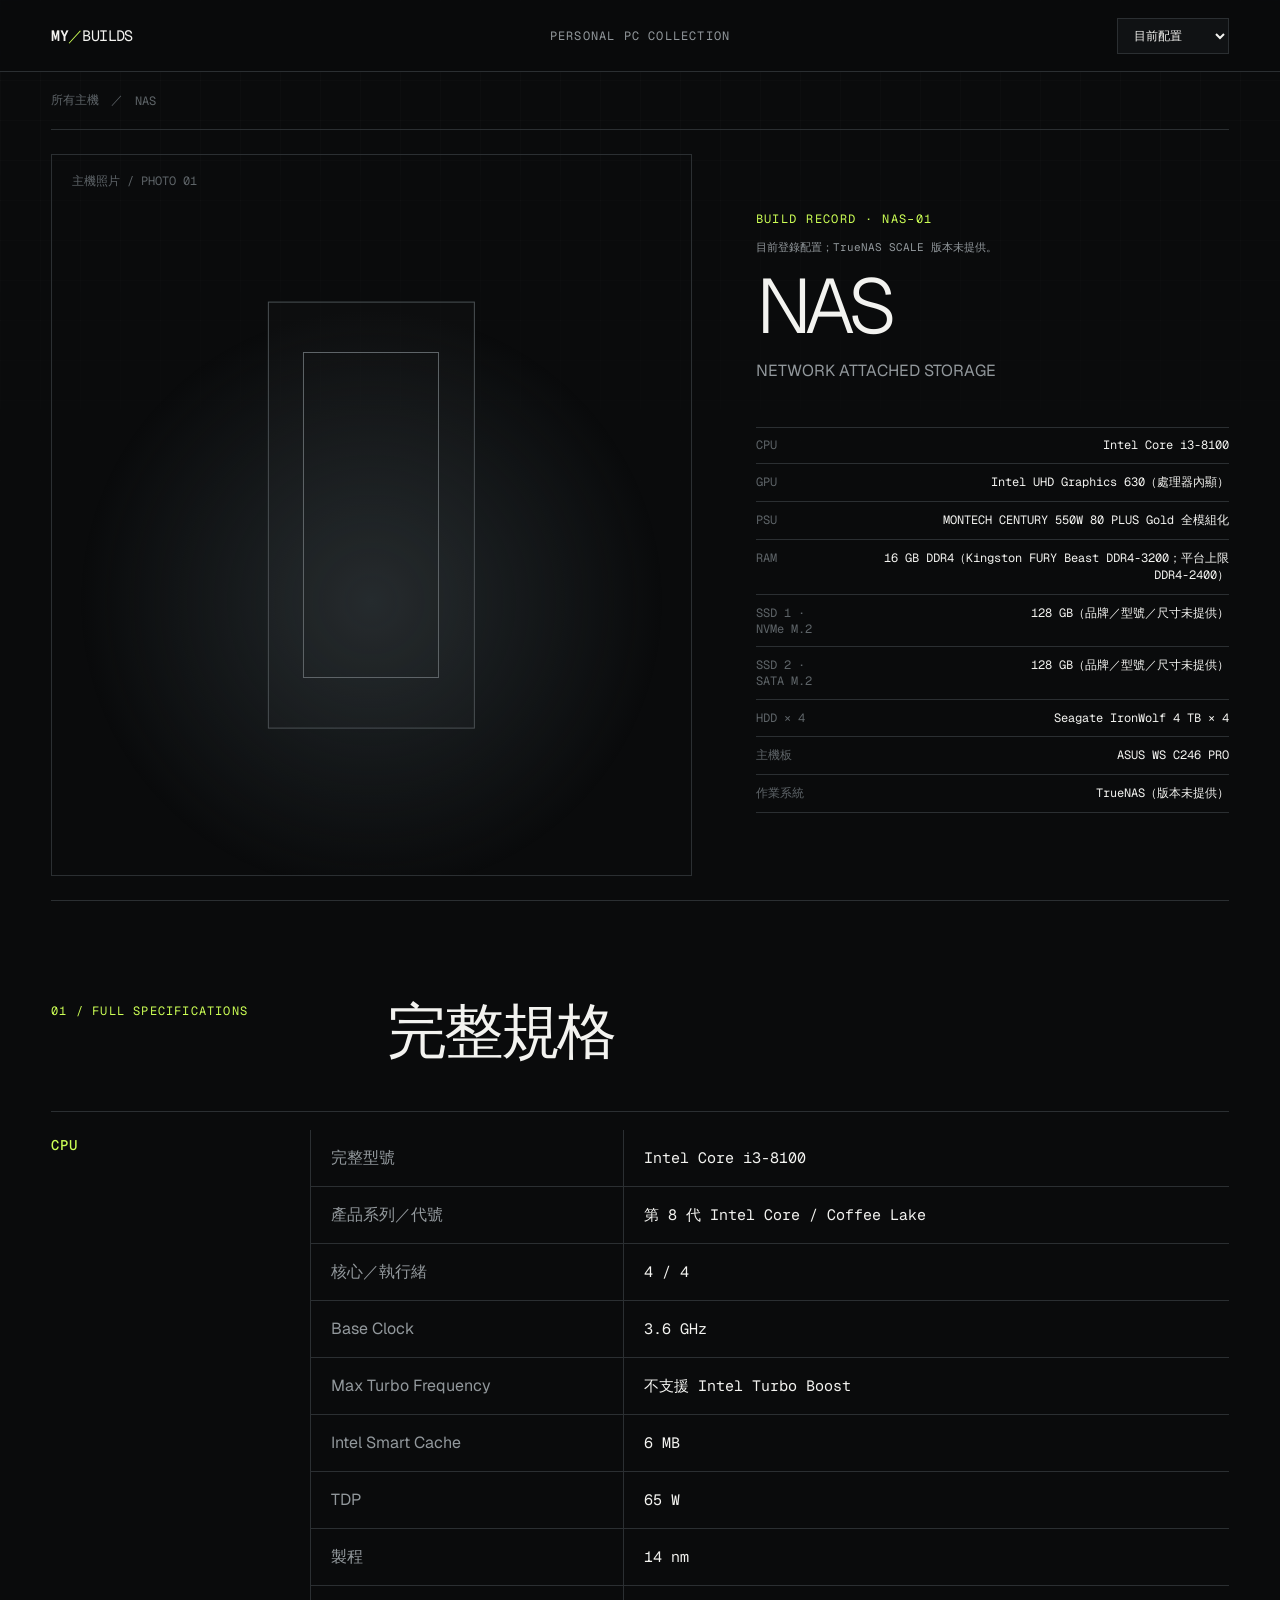
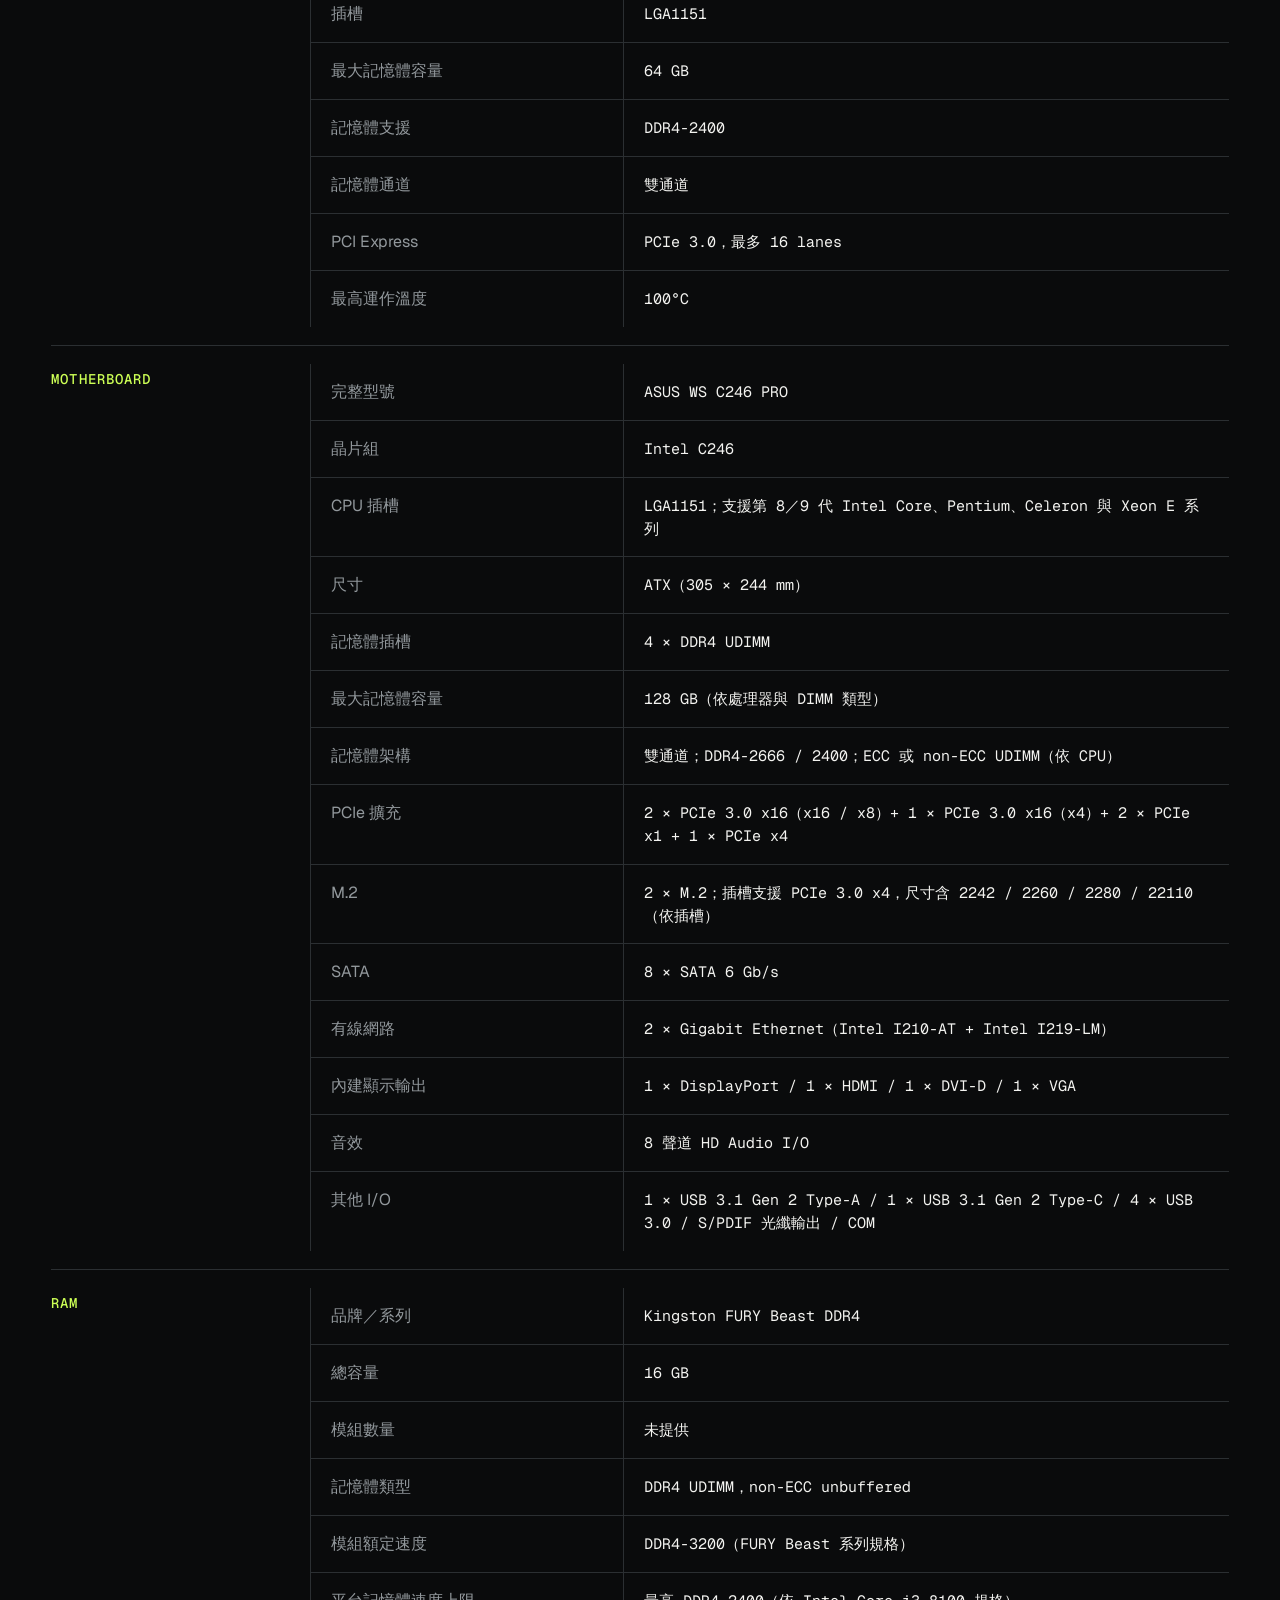
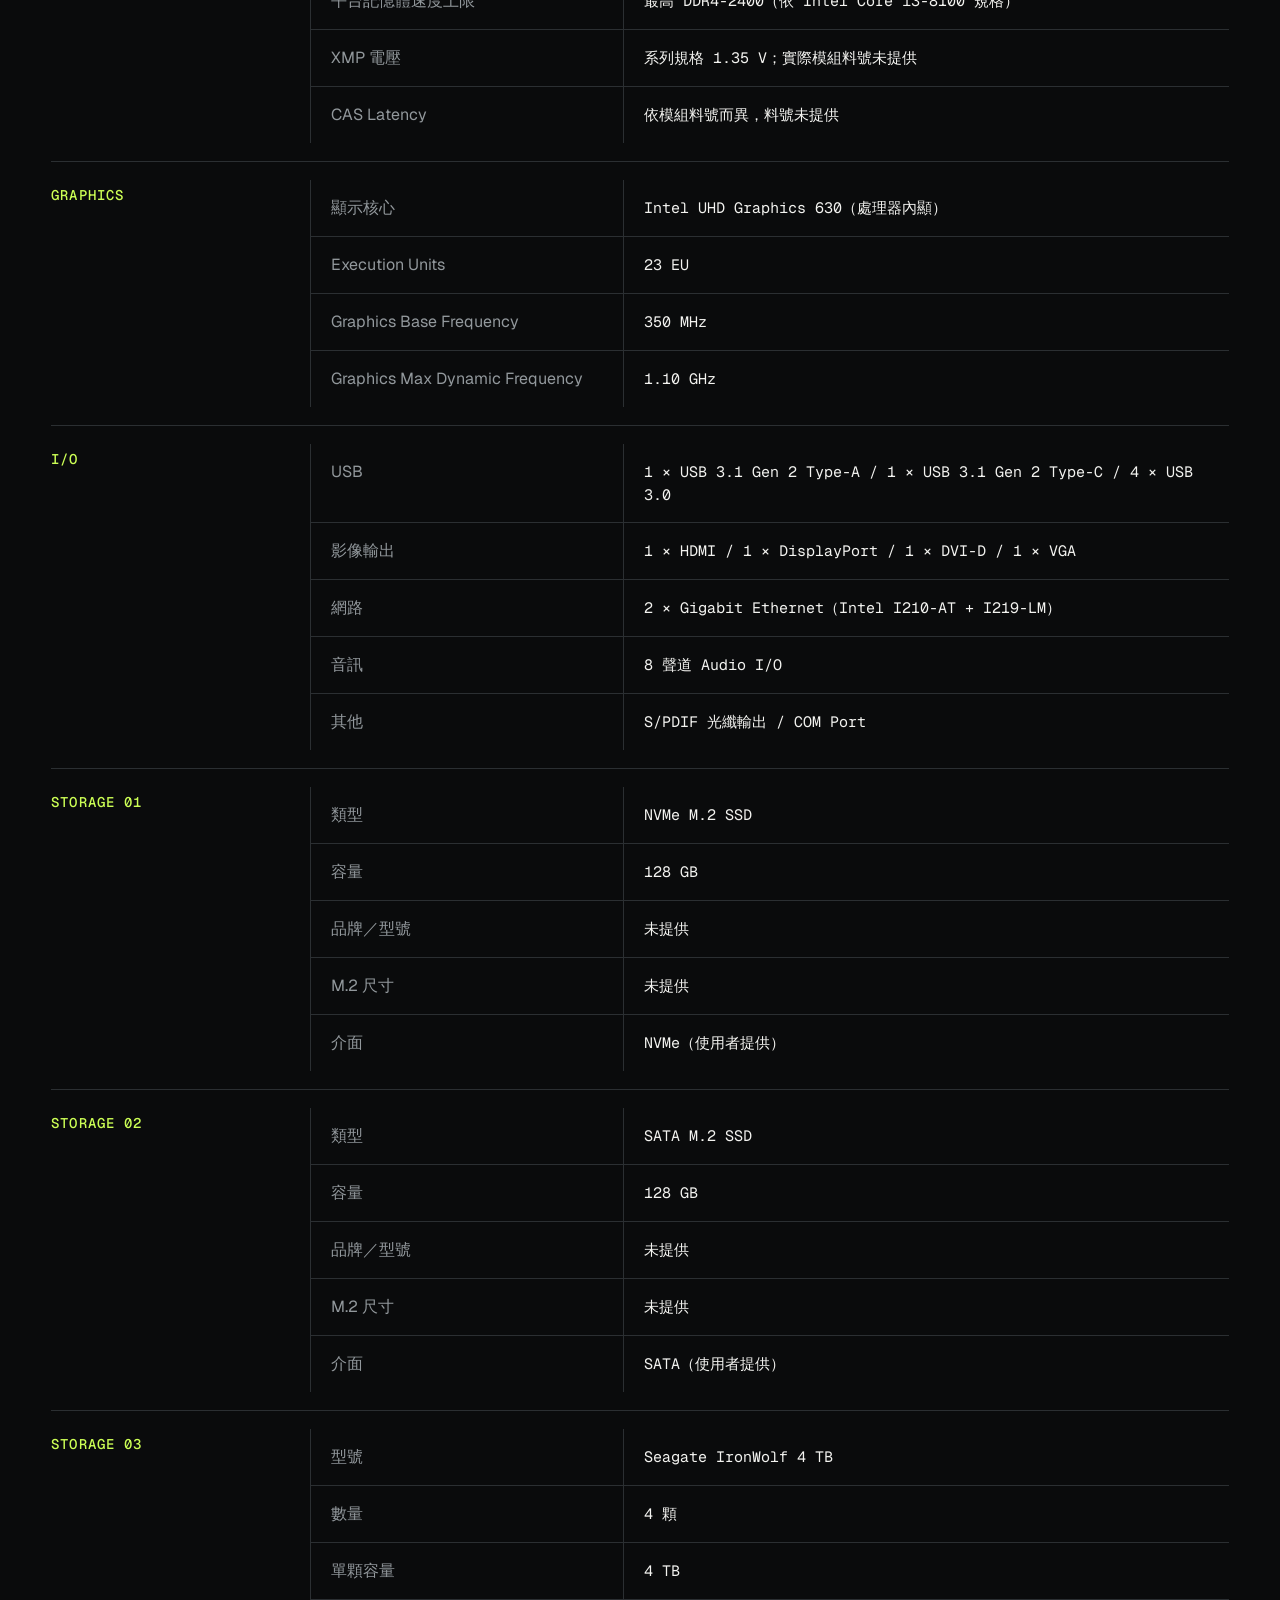
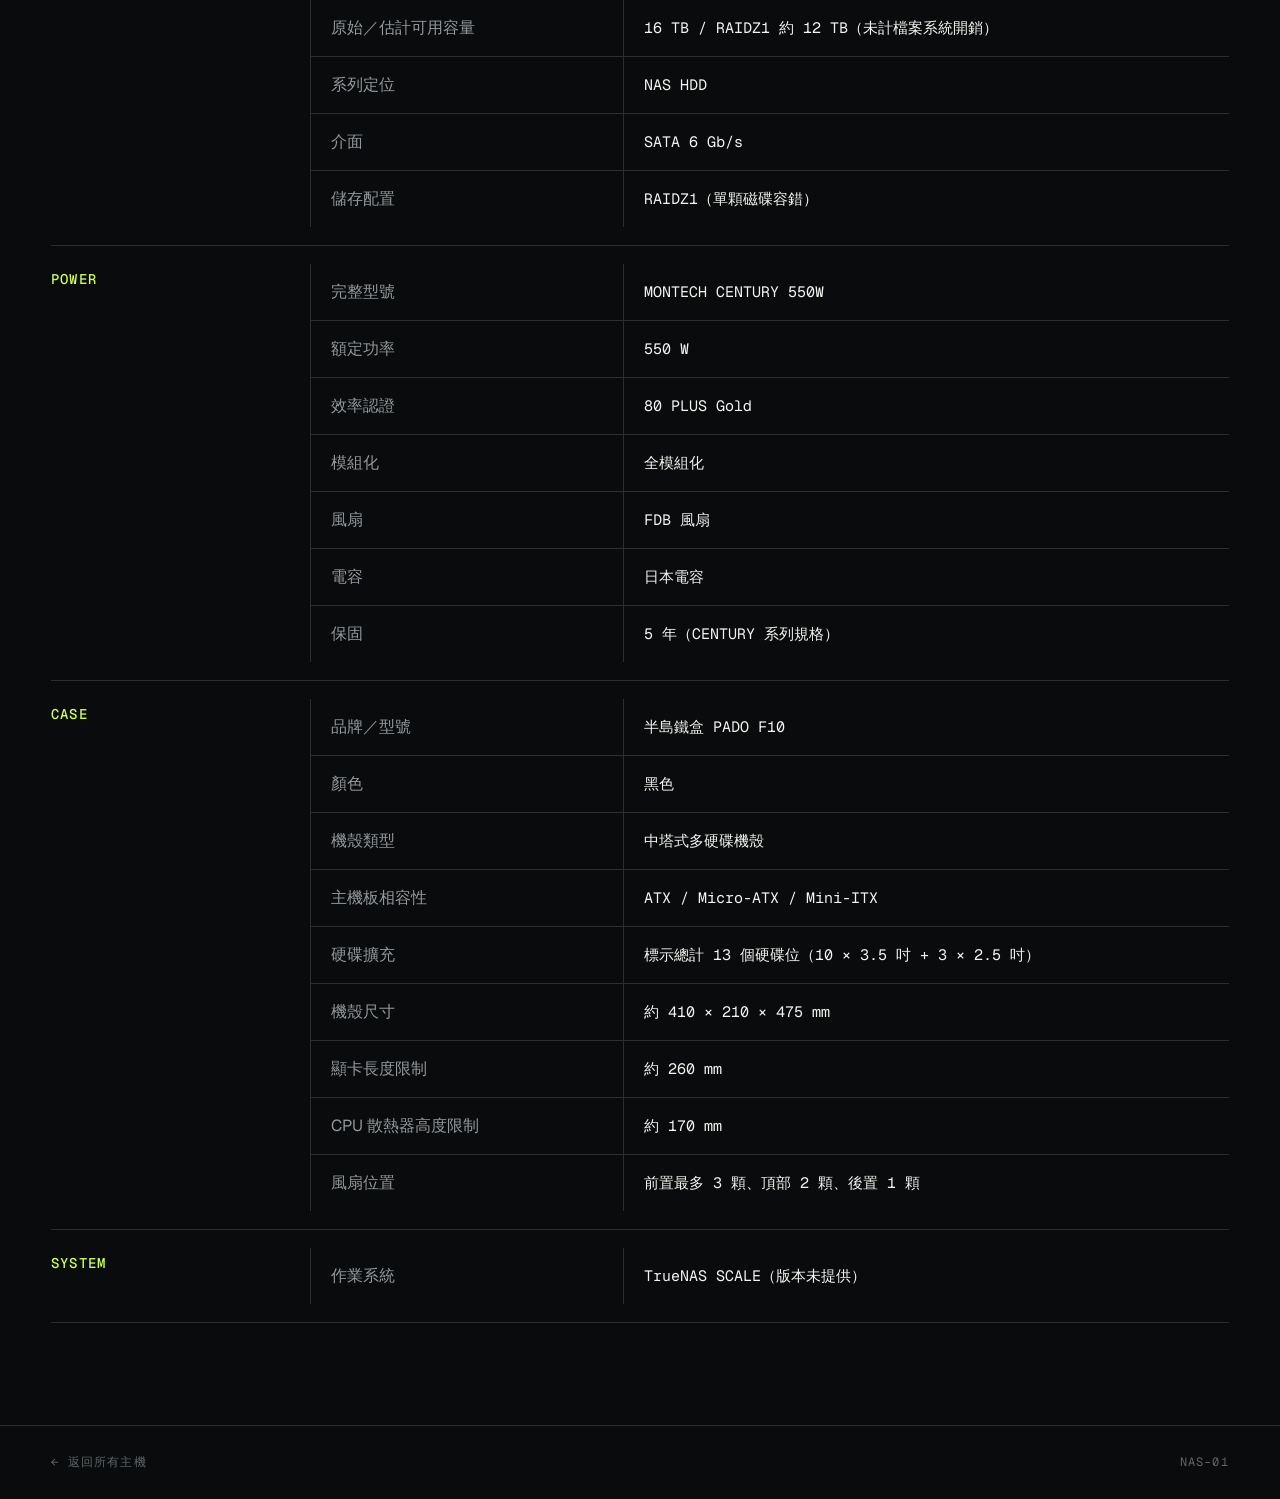
<file: nas.html>
<!doctype html>
<html lang="zh-Hant">
<head>
  <meta charset="utf-8"><meta name="viewport" content="width=device-width,initial-scale=1"><meta name="theme-color" content="#0a0b0c">
  <title>MY BUILDS</title>
  <link rel="preconnect" href="https://fonts.googleapis.com"><link rel="preconnect" href="https://fonts.gstatic.com" crossorigin>
  <link href="https://fonts.googleapis.com/css2?family=Geist:wght@300;400;500;600&family=Geist+Mono:wght@300;400;500;600&display=swap" rel="stylesheet">
  <link rel="stylesheet" href="assets/css/styles.css?v=16">
</head>
<body data-build="nas">
<a class="skip-link" href="#main">跳至主內容</a>
<header class="site-header"><a class="brand" href="index.html"><b>MY</b><span>／</span>BUILDS</a><p>PERSONAL PC COLLECTION</p><select class="version-select" id="version-select" aria-label="選擇配置版本"></select></header>
<main class="detail-main" id="main">
  <nav class="breadcrumb"><a href="index.html">所有主機</a><span>／</span><span data-name></span></nav>
  <section class="build-hero reveal">
    <div class="hero-photo"><span>主機照片 / PHOTO 01</span></div>
    <div class="hero-info"><p class="record">BUILD RECORD · <span data-code></span></p><p class="version-note" id="version-note"></p><h1 data-name></h1><p class="hero-purpose" data-purpose></p>
      <dl class="hero-facts" id="hero-facts"></dl>
    </div>
  </section>
  <section class="content-section" id="components-section"><header class="section-title"><span>01 / COMPONENTS</span><h2>零件與細節</h2></header><div class="carousel" id="parts" aria-label="零件照片輪播"></div><div class="carousel-actions"><button class="carousel-btn" data-dir="prev" aria-label="上一張">←</button><button class="carousel-btn" data-dir="next" aria-label="下一張">→</button></div></section>
  <section class="content-section"><header class="section-title"><span id="specs-label">02 / FULL SPECIFICATIONS</span><h2>完整規格</h2></header><div class="spec-table" id="specs"></div></section>
</main>
<footer class="site-footer"><a href="index.html">← 返回所有主機</a><span data-code></span></footer>
<script src="assets/js/data.js?v=31"></script><script src="assets/js/detail.js?v=20"></script>
</body></html>
</file>
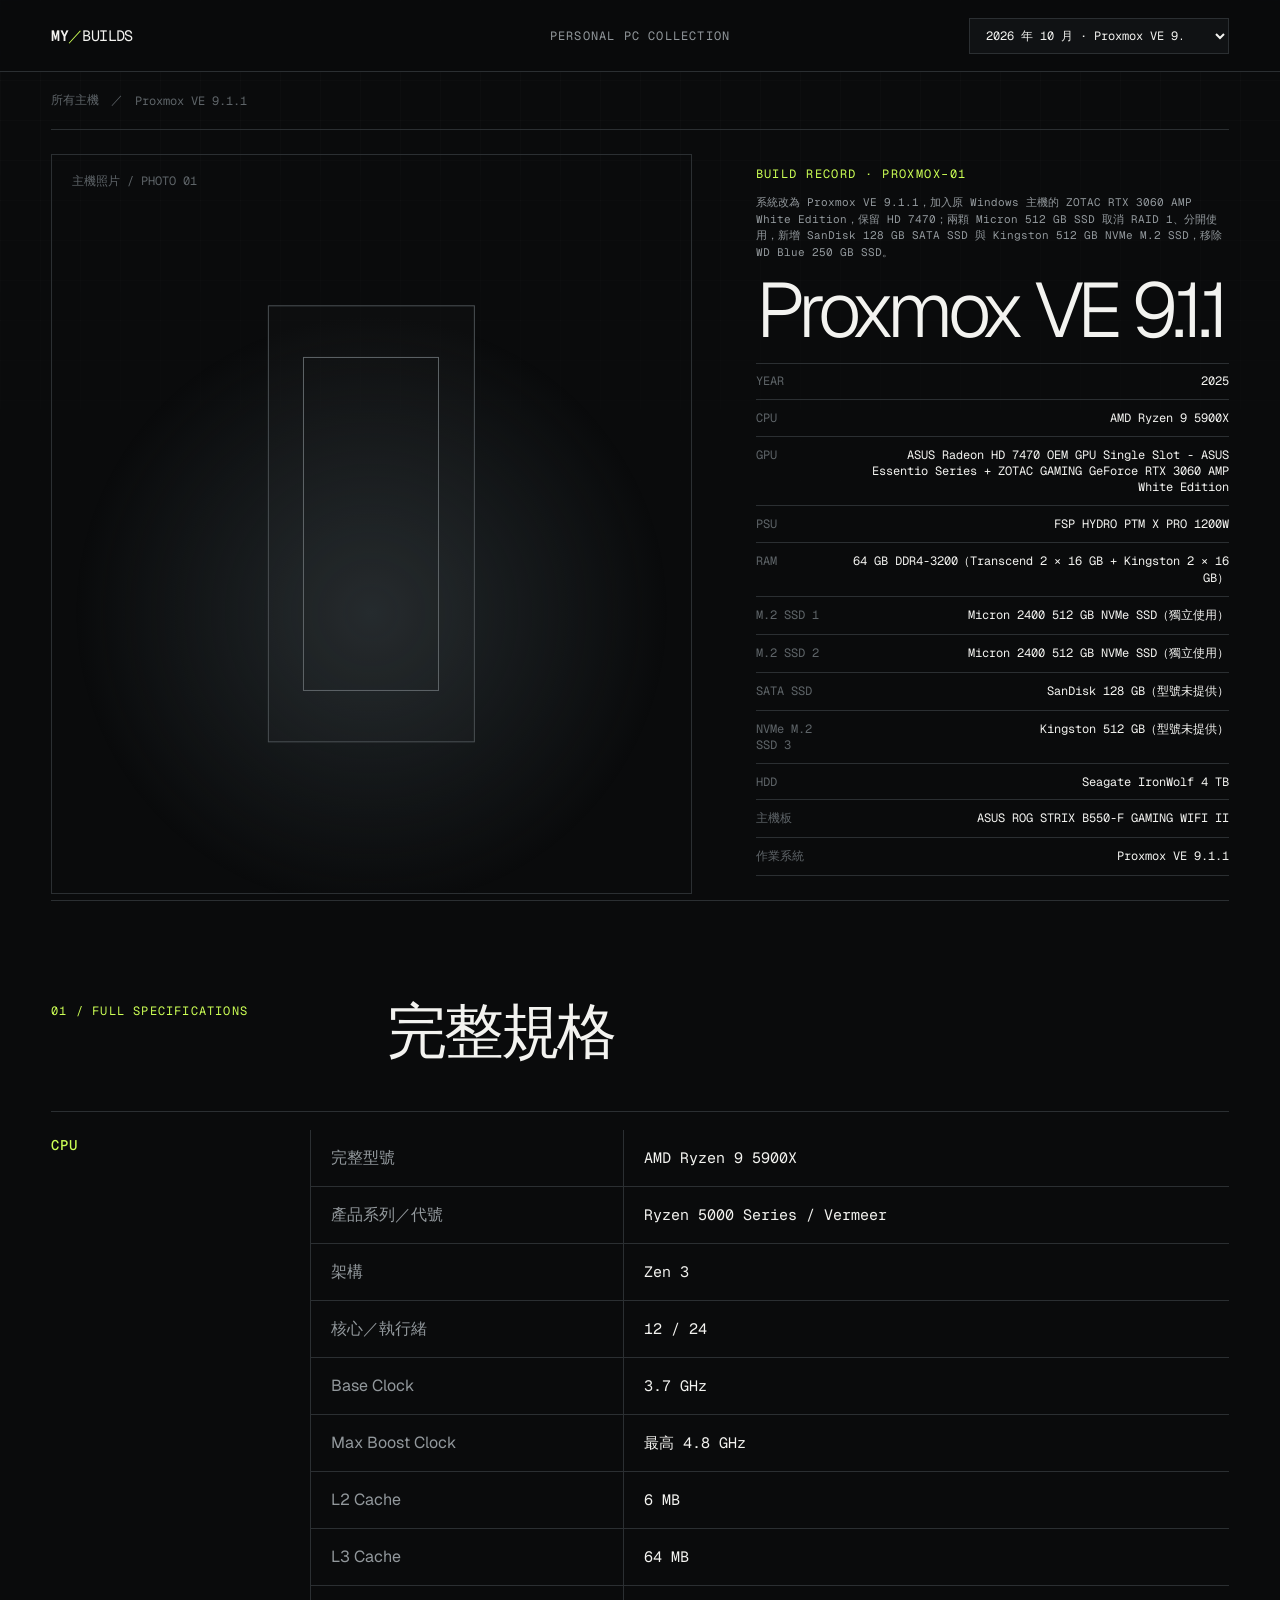
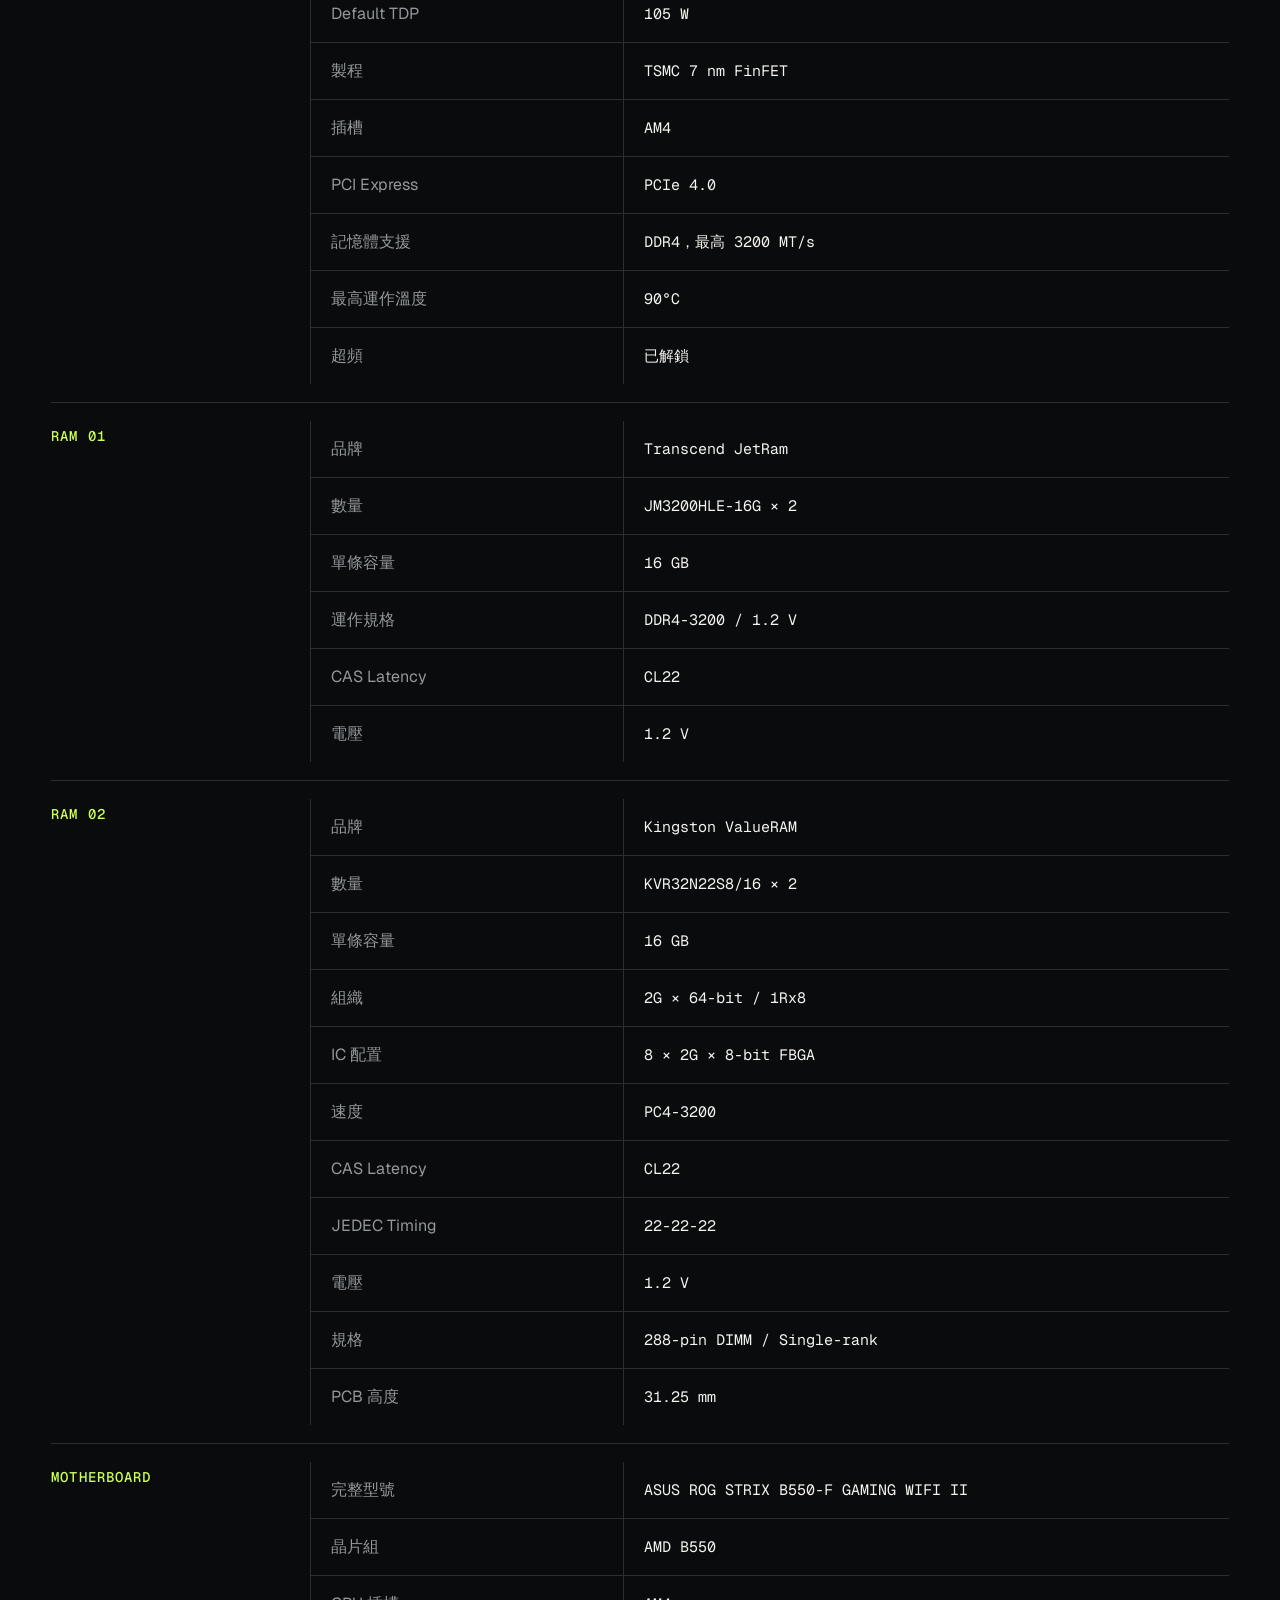
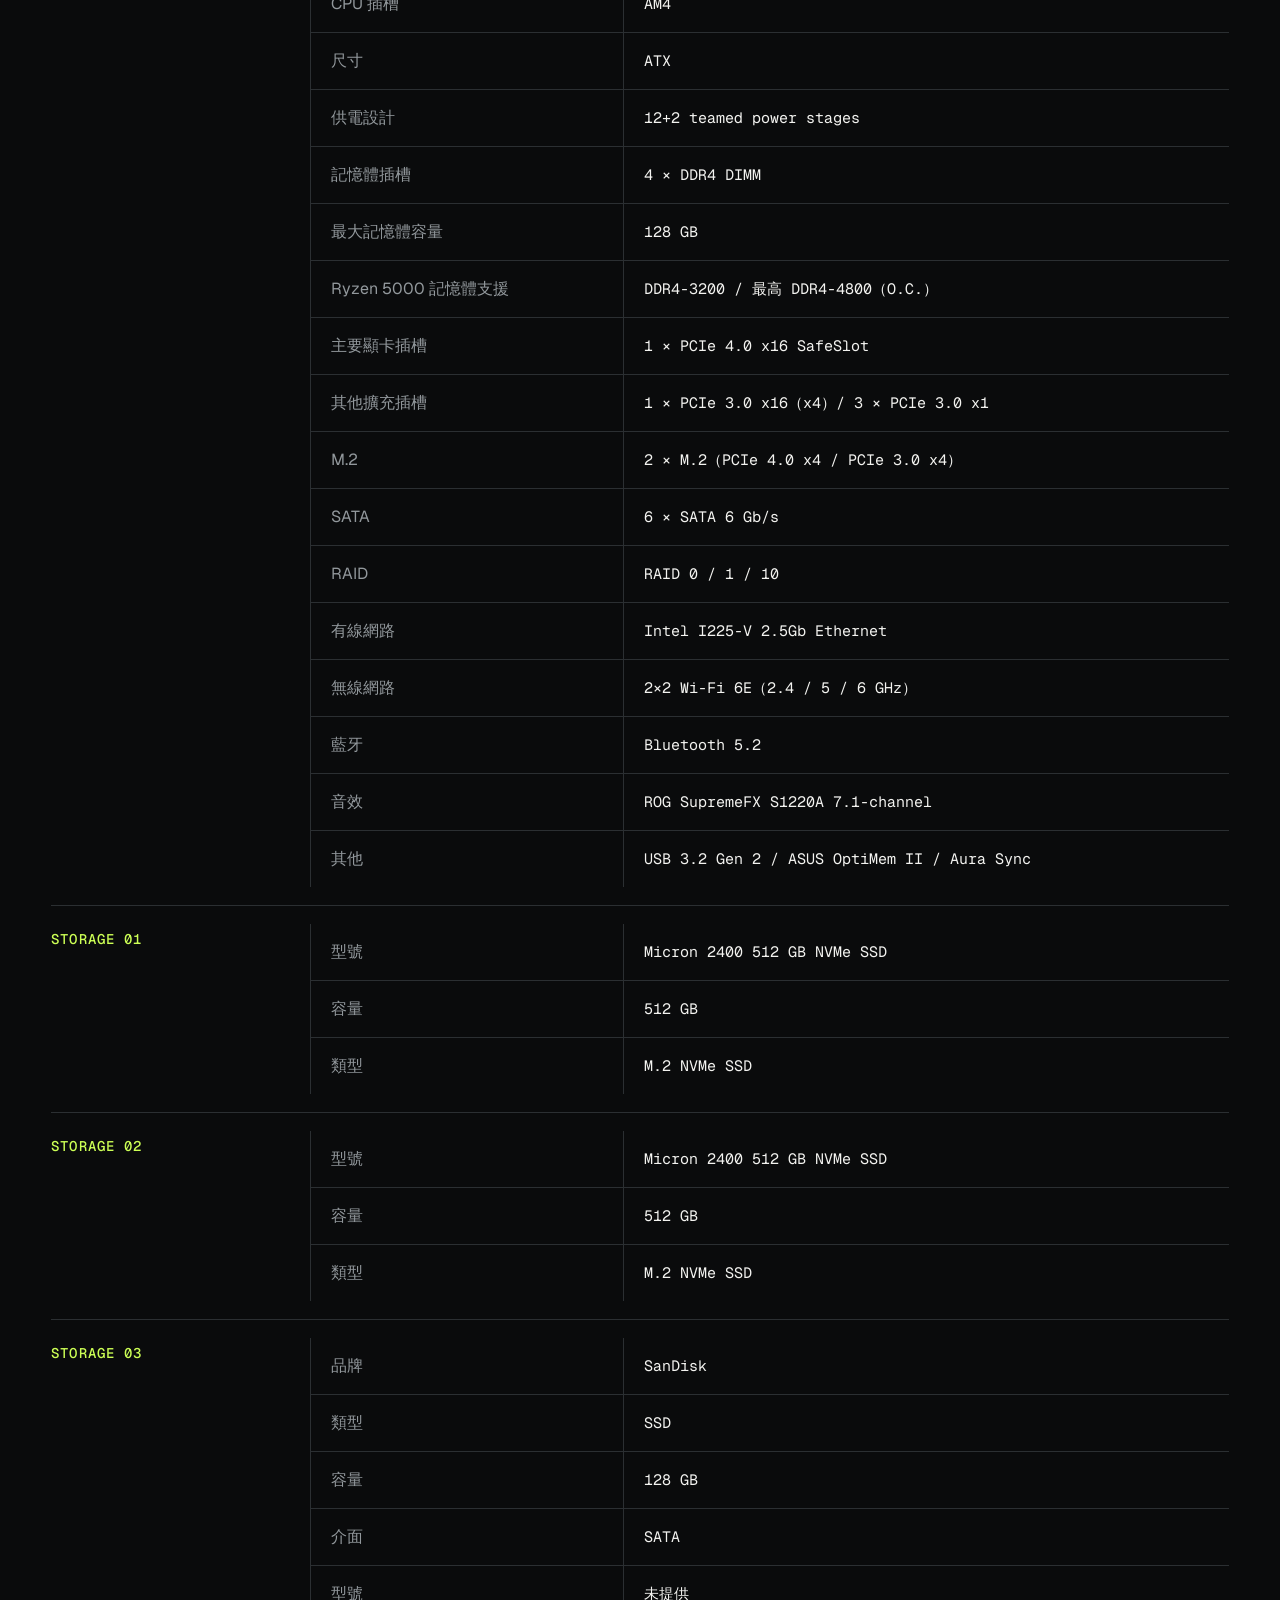
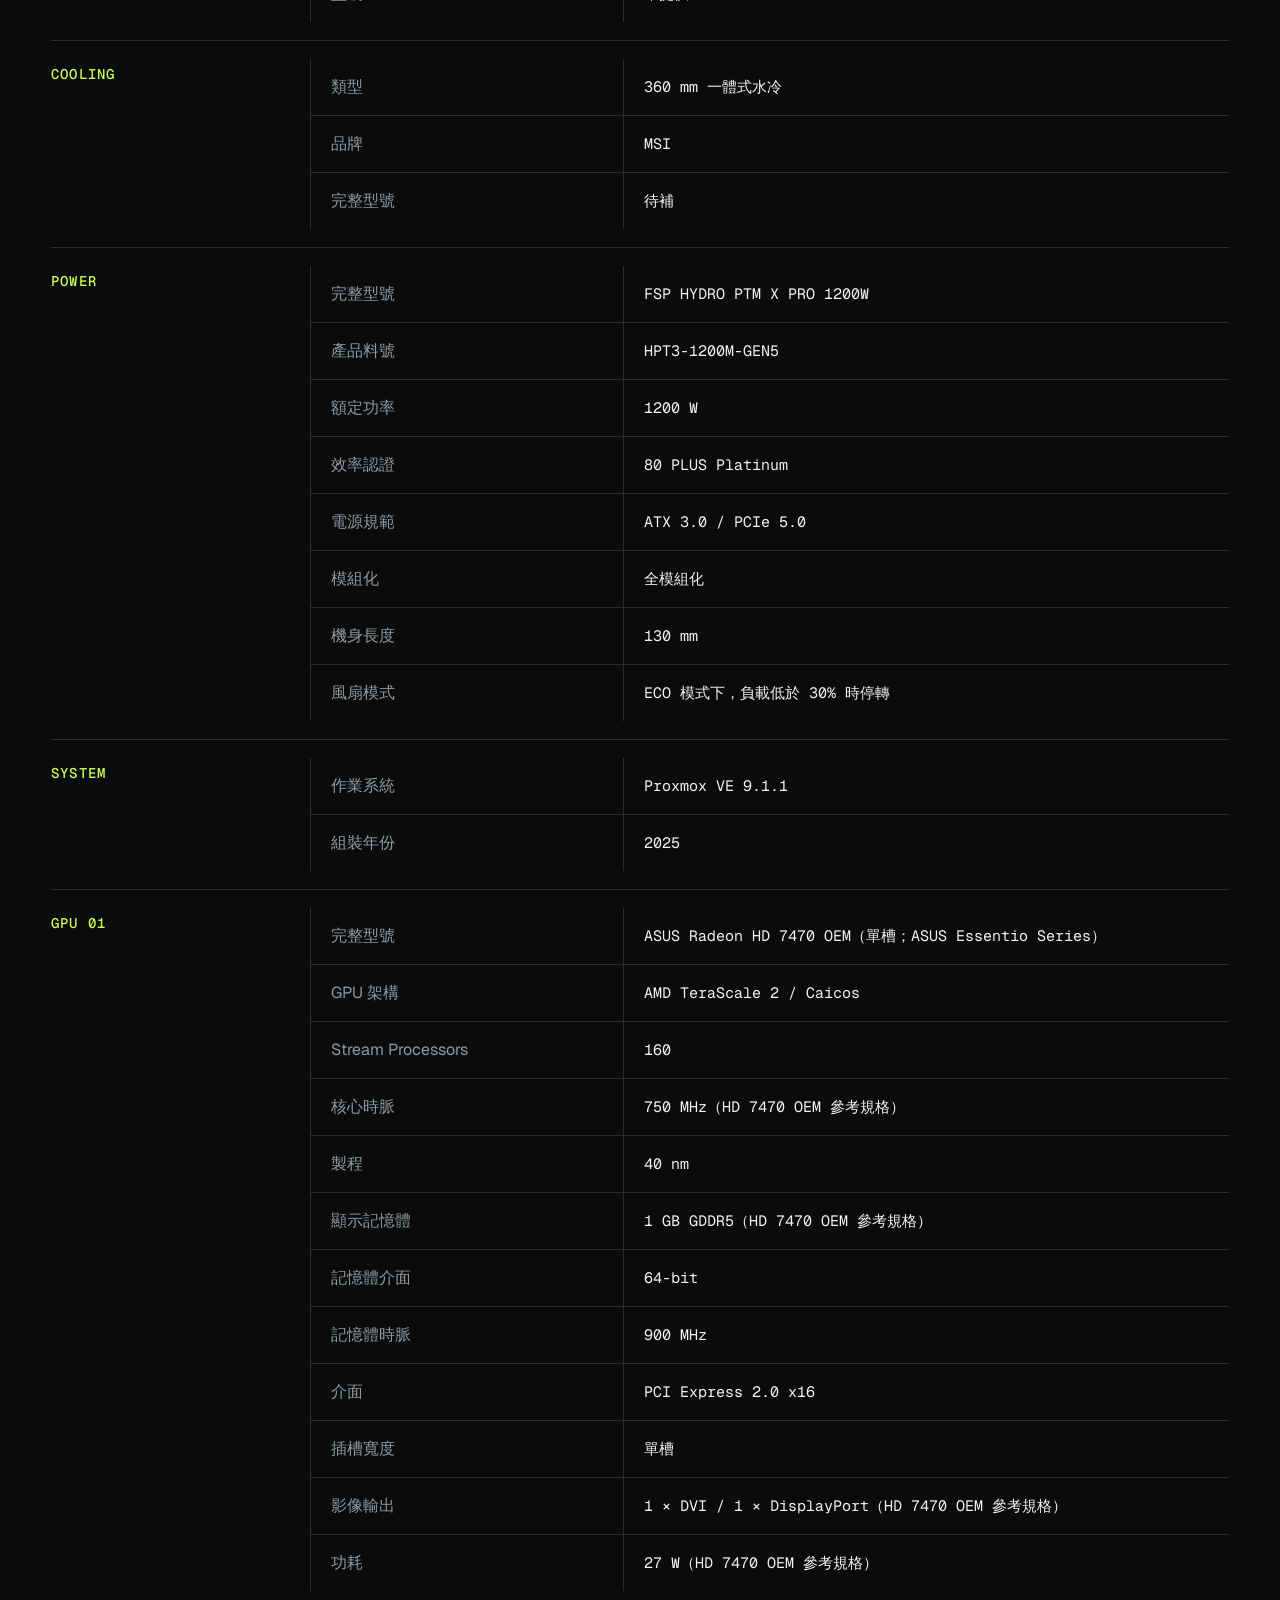
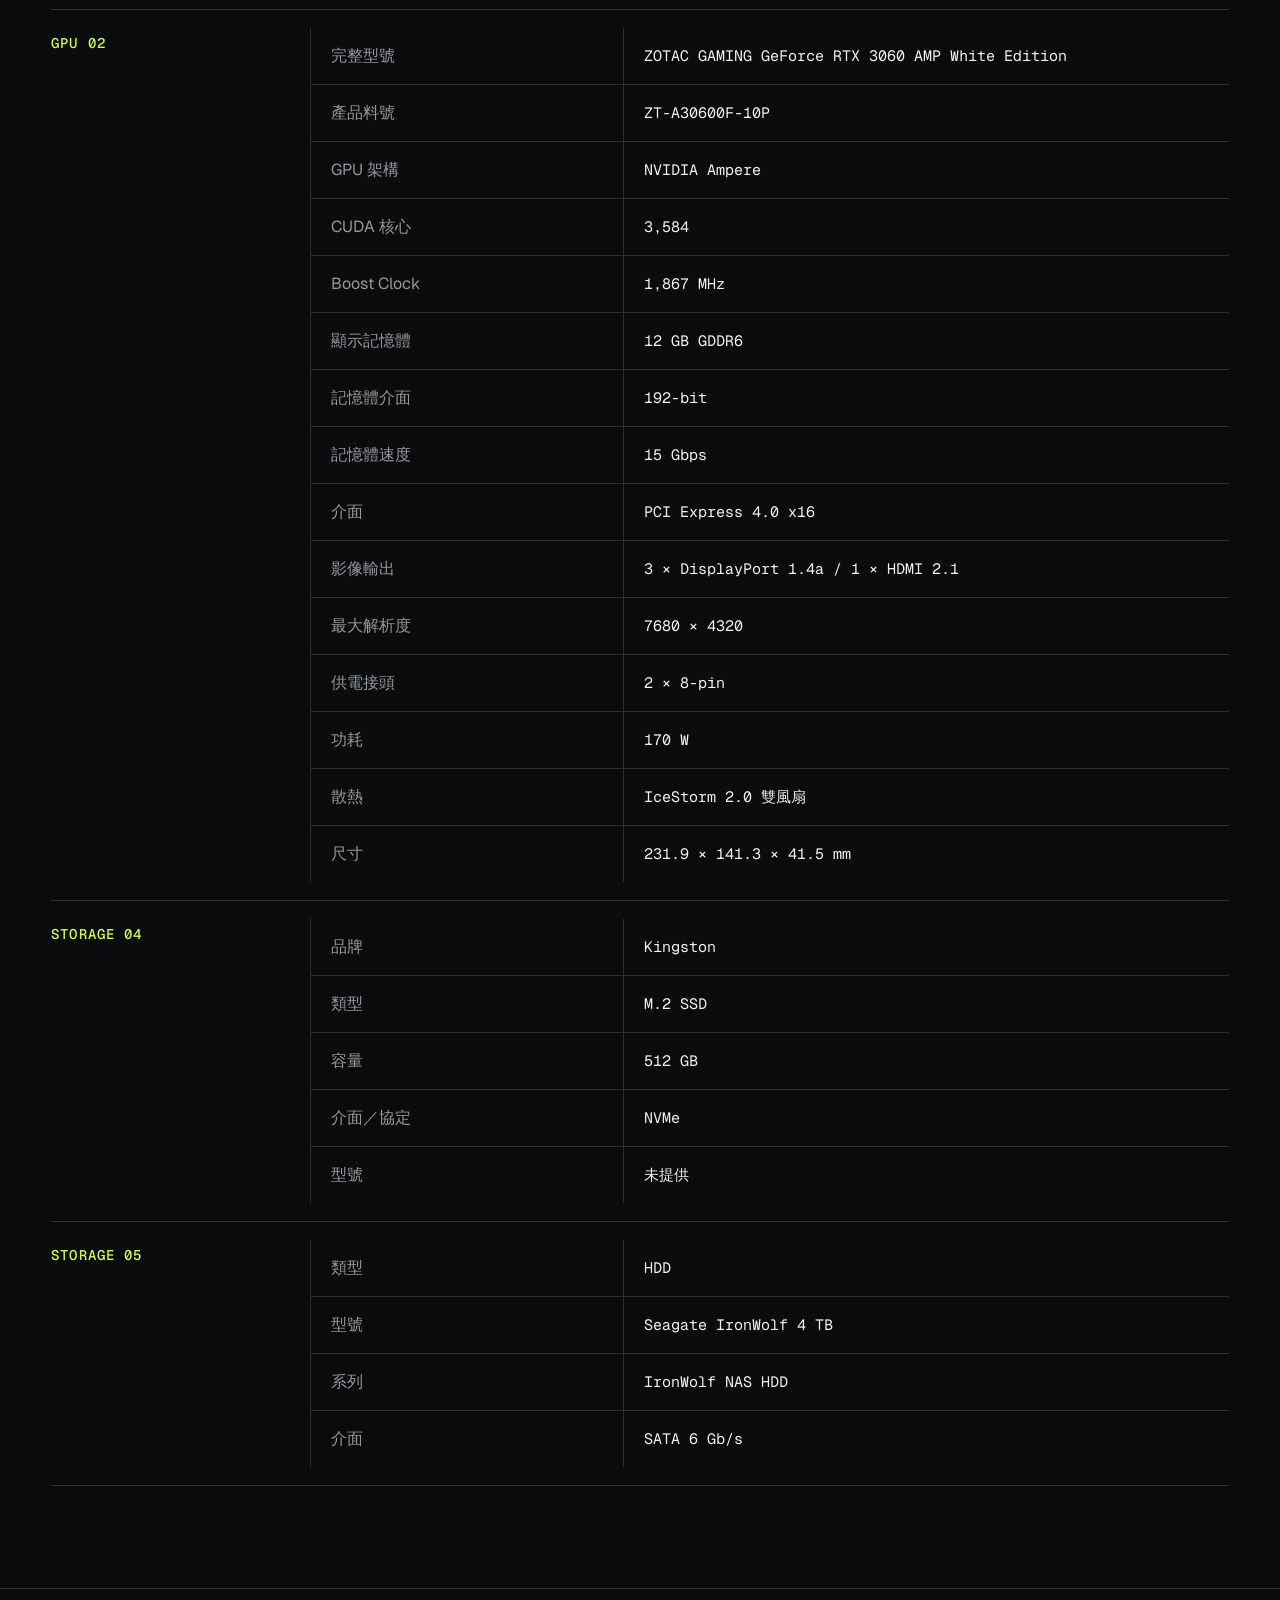
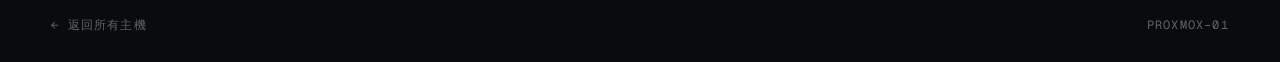
<file: ubuntu-server.html>
<!doctype html>
<html lang="zh-Hant">
<head>
  <meta charset="utf-8"><meta name="viewport" content="width=device-width,initial-scale=1"><meta name="theme-color" content="#0a0b0c">
  <title>MY BUILDS</title>
  <link rel="preconnect" href="https://fonts.googleapis.com"><link rel="preconnect" href="https://fonts.gstatic.com" crossorigin>
  <link href="https://fonts.googleapis.com/css2?family=Geist:wght@300;400;500;600&family=Geist+Mono:wght@300;400;500;600&display=swap" rel="stylesheet">
  <link rel="stylesheet" href="assets/css/styles.css?v=16">
</head>
<body data-build="ubuntu-server">
<a class="skip-link" href="#main">跳至主內容</a>
<header class="site-header"><a class="brand" href="index.html"><b>MY</b><span>／</span>BUILDS</a><p>PERSONAL PC COLLECTION</p><select class="version-select" id="version-select" aria-label="選擇配置版本"></select></header>
<main class="detail-main" id="main">
  <nav class="breadcrumb"><a href="index.html">所有主機</a><span>／</span><span data-name></span></nav>
  <section class="build-hero reveal">
    <div class="hero-photo"><span>主機照片 / PHOTO 01</span></div>
    <div class="hero-info"><p class="record">BUILD RECORD · <span data-code></span></p><p class="version-note" id="version-note"></p><h1 data-name></h1><p class="hero-purpose" data-purpose></p>
      <dl class="hero-facts" id="hero-facts"></dl>
    </div>
  </section>
  <section class="content-section" id="components-section"><header class="section-title"><span>01 / COMPONENTS</span><h2>零件與細節</h2></header><div class="carousel" id="parts" aria-label="零件照片輪播"></div><div class="carousel-actions"><button class="carousel-btn" data-dir="prev" aria-label="上一張">←</button><button class="carousel-btn" data-dir="next" aria-label="下一張">→</button></div></section>
  <section class="content-section"><header class="section-title"><span id="specs-label">02 / FULL SPECIFICATIONS</span><h2>完整規格</h2></header><div class="spec-table" id="specs"></div></section>
</main>
<footer class="site-footer"><a href="index.html">← 返回所有主機</a><span data-code></span></footer>
<script src="assets/js/data.js?v=31"></script><script src="assets/js/detail.js?v=20"></script>
</body></html>
</file>
<file: assets/css/styles.css>
@import url('https://fonts.googleapis.com/css2?family=Geist:wght@300;400;500;600&family=Geist+Mono:wght@300;400;500;600&display=swap');
:root{--bg:#0a0b0c;--panel:#101214;--panel-2:#15181b;--ink:#f3f3f0;--muted:#92989c;--dim:#5e6468;--line:#2b2f32;--line-hi:#4a5054;--lime:#ccff55;--sans:'Geist',Arial,sans-serif;--mono:'Geist Mono',monospace;--pad:clamp(20px,4vw,64px);--max:1540px}*{box-sizing:border-box}html{background:var(--bg);scroll-behavior:smooth}body{margin:0;background:var(--bg);color:var(--ink);font-family:var(--sans);font-size:18px;line-height:1.5;-webkit-font-smoothing:antialiased}body:before{content:"";position:fixed;inset:0;pointer-events:none;background-image:linear-gradient(rgba(255,255,255,.018) 1px,transparent 1px),linear-gradient(90deg,rgba(255,255,255,.018) 1px,transparent 1px);background-size:40px 40px;mask-image:linear-gradient(#000,transparent 65%)}a{color:inherit;text-decoration:none}button{font:inherit;color:inherit}.skip-link{position:fixed;top:-80px;left:16px;background:var(--ink);color:var(--bg);padding:12px;z-index:50}.skip-link:focus{top:16px}:focus-visible{outline:1px solid var(--lime);outline-offset:4px}.site-header,main,.site-footer{position:relative;z-index:1}.site-header{height:72px;padding:0 var(--pad);display:grid;grid-template-columns:1fr auto 1fr;align-items:center;border-bottom:1px solid var(--line);background:rgba(10,11,12,.93);backdrop-filter:blur(12px);position:sticky;top:0;z-index:20}.brand{font:400 15px/1 var(--mono);letter-spacing:-.04em}.brand b{font-weight:600}.brand span{color:var(--lime)}.site-header p,.build-count{margin:0;color:var(--muted);font:12px var(--mono);letter-spacing:.1em}.build-count{text-align:right}.home-intro{max-width:var(--max);margin:auto;padding:clamp(82px,11vw,170px) var(--pad) clamp(72px,9vw,136px);display:grid;grid-template-columns:1.3fr .7fr;align-items:end;gap:80px}.kicker{color:var(--lime);font:12px var(--mono);letter-spacing:.13em;margin:0 0 24px}.home-intro h1{font-size:clamp(54px,8.3vw,128px);line-height:.92;letter-spacing:-.07em;font-weight:300;margin:0}.intro-copy{color:var(--muted);max-width:34em;margin:0 0 7px;font-size:18px}.builds{max-width:var(--max);margin:auto;padding:0 var(--pad) clamp(100px,11vw,170px)}.list-header{height:54px;border-top:1px solid var(--line);border-bottom:1px solid var(--line);display:flex;align-items:center;justify-content:space-between;color:var(--dim);font:12px var(--mono);letter-spacing:.1em}.build-grid{display:grid;grid-template-columns:repeat(2,minmax(0,1fr));border-left:1px solid var(--line)}.build-grid[data-count="1"]{grid-template-columns:1fr}.build-grid[data-count="1"] .build-card{display:grid;grid-template-columns:1.15fr .85fr}.build-grid[data-count="1"] .build-visual{aspect-ratio:auto;border-bottom:0;border-right:1px solid var(--line)}.build-card{border-right:1px solid var(--line);border-bottom:1px solid var(--line);background:rgba(255,255,255,.006);transition:background .25s ease}.build-card:hover{background:var(--panel)}.build-visual{aspect-ratio:16/8.5;border-bottom:1px solid var(--line);position:relative;overflow:hidden;background:radial-gradient(circle at 50% 70%,#1e2326 0,transparent 52%)}.build-visual:before,.build-visual:after{content:"";position:absolute;left:50%;top:50%;transform:translate(-50%,-50%);border:1px solid var(--line-hi)}.build-visual:before{width:30%;height:58%;background:rgba(255,255,255,.015)}.build-visual:after{width:19%;height:44%;border-color:var(--dim)}.visual-label{position:absolute;left:22px;top:20px;color:var(--dim);font:12px var(--mono);letter-spacing:.1em}.visual-code{position:absolute;right:22px;bottom:18px;color:var(--dim);font:12px var(--mono)}.build-card:hover .build-visual:after{border-color:var(--lime)}.build-body{padding:26px 28px 28px}.build-top{display:grid;grid-template-columns:1fr auto;gap:24px;align-items:start}.build-top h2{font-size:clamp(27px,3vw,44px);line-height:1;letter-spacing:-.05em;font-weight:300;margin:0}.build-purpose{color:var(--muted);font-size:15px;margin:10px 0 0}.build-year{font:300 24px/1 var(--mono);color:var(--dim)}.quick-specs{margin:30px 0 0;border-top:1px solid var(--line)}.quick-spec{display:grid;grid-template-columns:58px 1fr;padding:11px 0;border-bottom:1px solid var(--line);gap:15px}.quick-spec:last-child{border-bottom:0}.quick-spec dt{color:var(--dim);font:12px var(--mono)}.quick-spec dd{margin:0;font:11px var(--mono);text-align:right}.view-build{height:48px;border-top:1px solid var(--line);display:flex;align-items:end;justify-content:space-between;margin-top:18px;padding-top:18px;font:12px var(--mono);letter-spacing:.1em}.view-build i{font-style:normal;font-size:18px;transition:.25s}.build-card:hover .view-build i{color:var(--lime);transform:translateX(5px)}.site-footer{padding:28px var(--pad);border-top:1px solid var(--line);display:flex;justify-content:space-between;color:var(--dim);font:12px var(--mono);letter-spacing:.1em}
/* detail */.detail-main{max-width:var(--max);margin:auto;padding:0 var(--pad)}.breadcrumb{height:58px;display:flex;gap:12px;align-items:center;color:var(--dim);font:12px var(--mono);border-bottom:1px solid var(--line)}.breadcrumb a:hover{color:var(--ink)}.build-hero{padding:clamp(52px,7vw,100px) 0 clamp(74px,9vw,138px);display:grid;grid-template-columns:minmax(0,1.15fr) minmax(360px,.85fr);gap:clamp(50px,7vw,110px);align-items:center}.hero-photo{aspect-ratio:4/3;border:1px solid var(--line);background:radial-gradient(circle at 50% 62%,#22282b 0,transparent 53%);position:relative;overflow:hidden}.hero-photo:before,.hero-photo:after{content:"";position:absolute;left:50%;top:50%;transform:translate(-50%,-50%);border:1px solid var(--line-hi)}.hero-photo:before{width:32%;height:59%;background:rgba(255,255,255,.014)}.hero-photo:after{width:21%;height:45%;border-color:var(--dim)}.hero-photo span{position:absolute;left:20px;top:18px;color:var(--dim);font:12px var(--mono)}.hero-info .record{color:var(--lime);font:12px var(--mono);letter-spacing:.12em}.hero-info h1{font-size:clamp(54px,7vw,104px);font-weight:300;line-height:.88;letter-spacing:-.07em;margin:25px 0 18px}.hero-purpose{color:var(--muted);font-size:16px;margin:0 0 44px}.hero-facts{border-top:1px solid var(--line)}.hero-fact{display:grid;grid-template-columns:76px 1fr;gap:20px;padding:14px 0;border-bottom:1px solid var(--line)}.hero-fact dt{color:var(--dim);font:12px var(--mono)}.hero-fact dd{font:12px var(--mono);margin:0;text-align:right}.content-section{padding:clamp(72px,8vw,120px) 0;border-top:1px solid var(--line)}.section-title{display:grid;grid-template-columns:26% 1fr;gap:30px;margin-bottom:50px}.section-title span{color:var(--lime);font:12px var(--mono);letter-spacing:.1em}.section-title h2{font-size:clamp(34px,4.7vw,66px);line-height:.95;letter-spacing:-.055em;font-weight:300;margin:0}.overview-grid{display:grid;grid-template-columns:repeat(4,1fr);border:1px solid var(--line)}.overview-card{min-height:170px;padding:24px;display:flex;flex-direction:column;justify-content:space-between;border-right:1px solid var(--line)}.overview-card:last-child{border:0}.overview-card label{color:var(--dim);font:12px var(--mono)}.overview-card strong{font:300 clamp(22px,2.4vw,36px)/1 var(--mono);letter-spacing:-.05em}.overview-card p{color:var(--muted);font-size:14px;margin:0}.carousel{display:grid;grid-auto-flow:column;grid-auto-columns:minmax(330px,44%);gap:14px;overflow-x:auto;scroll-snap-type:x mandatory;scrollbar-width:none;overscroll-behavior-x:contain}.carousel::-webkit-scrollbar{display:none}.part-card{min-height:360px;border:1px solid var(--line);background:var(--panel);padding:22px;scroll-snap-align:start;display:flex;flex-direction:column}.part-card .placeholder{flex:1;display:grid;place-items:center;color:var(--line-hi);font:300 clamp(44px,6vw,88px) var(--mono)}.part-card footer{border-top:1px solid var(--line);padding-top:16px;display:flex;justify-content:space-between}.part-card footer span:first-child{font-size:15px}.part-card footer span:last-child{color:var(--dim);font:12px var(--mono)}.carousel-actions{display:flex;justify-content:flex-end;gap:8px;margin-top:14px}.carousel-btn{width:48px;height:48px;background:transparent;border:1px solid var(--line);cursor:pointer}.carousel-btn:hover{border-color:var(--ink)}.system-grid{display:grid;grid-template-columns:repeat(3,1fr);border-top:1px solid var(--line)}.system-card{padding:26px 28px 40px 0;border-bottom:1px solid var(--line)}.system-card:not(:nth-child(3n)){border-right:1px solid var(--line);padding-right:28px}.system-card:not(:nth-child(3n+1)){padding-left:28px}.system-card .num{color:var(--dim);font:12px var(--mono)}.system-card h3{font-size:24px;font-weight:400;margin:46px 0 14px}.system-card>p{color:var(--muted);font-size:15px;min-height:40px}.system-card dl{margin:24px 0 0}.system-card dl div{display:flex;justify-content:space-between;gap:14px;padding:11px 0;border-top:1px solid var(--line);font:12px var(--mono)}.system-card dt{color:var(--dim)}.system-card dd{margin:0;text-align:right}.spec-table{border-top:1px solid var(--line)}.spec-group{display:grid;grid-template-columns:22% 78%;border-bottom:1px solid var(--line)}.spec-group h3{margin:0;padding:24px 18px 24px 0;color:var(--lime);font:500 14px var(--mono);letter-spacing:.08em}.spec-rows{border-left:1px solid var(--line)}.spec-row{display:grid;grid-template-columns:34% 66%;min-height:54px;border-bottom:1px solid var(--line)}.spec-row:last-child{border-bottom:0}.spec-row dt,.spec-row dd{margin:0;padding:16px 20px}.spec-row dt{color:var(--muted);font-size:16px}.spec-row dd{border-left:1px solid var(--line);font:15px/1.55 var(--mono)}
.reveal{animation:fade-up .65s cubic-bezier(.2,.7,.1,1) both}@keyframes fade-up{from{opacity:0;transform:translateY(12px)}to{opacity:1;transform:none}}@media(prefers-reduced-motion:reduce){html{scroll-behavior:auto}*,*:before,*:after{animation-duration:.01ms!important;transition-duration:.01ms!important}}
@media(max-width:900px){.home-intro{grid-template-columns:1fr;gap:38px}.build-hero{grid-template-columns:1fr}.hero-photo{order:2}.hero-info{order:1}.overview-grid{grid-template-columns:1fr 1fr}.overview-card:nth-child(2){border-right:0}.overview-card:nth-child(-n+2){border-bottom:1px solid var(--line)}.section-title{grid-template-columns:1fr}.system-grid{grid-template-columns:1fr}.system-card,.system-card:not(:nth-child(3n)),.system-card:not(:nth-child(3n+1)){padding:26px 0 38px;border-right:0}.spec-group{grid-template-columns:1fr}.spec-group h3{padding-bottom:14px}.spec-rows{border-left:0}.carousel{grid-auto-columns:72%}}
@media(max-width:640px){:root{--pad:20px}.site-header{height:62px;grid-template-columns:1fr auto}.site-header p{display:none}.home-intro{padding-top:72px;padding-bottom:68px}.home-intro h1{font-size:clamp(44px,13vw,60px)}.intro-copy{font-size:14px}.list-header span:last-child{display:none}.build-grid{grid-template-columns:1fr}.build-grid[data-count="1"] .build-card{display:block}.build-grid[data-count="1"] .build-visual{aspect-ratio:16/9;border-right:0;border-bottom:1px solid var(--line)}.build-visual{aspect-ratio:16/9}.build-body{padding:22px 20px 24px}.build-top h2{font-size:34px}.site-footer{padding-inline:20px}.detail-main{padding:0 20px}.build-hero{padding-top:54px;gap:52px}.hero-info h1{font-size:clamp(52px,16vw,76px)}.hero-photo{aspect-ratio:1/1}.section-title{margin-bottom:36px}.content-section{padding:70px 0}.overview-grid{grid-template-columns:1fr}.overview-card,.overview-card:nth-child(2){border-right:0;border-bottom:1px solid var(--line);min-height:140px}.overview-card:last-child{border-bottom:0}.carousel{grid-auto-columns:88%}.part-card{min-height:310px}.spec-row{grid-template-columns:42% 58%}.spec-row dt,.spec-row dd{padding:14px 9px;font-size:10px}}

@media(min-width:641px){.home-intro{grid-template-columns:1fr}.home-intro h1{font-size:clamp(48px,6.8vw,104px)}}

@media(min-width:901px){.build-hero{height:calc(100svh - 130px);padding:24px 0;grid-template-columns:minmax(0,1.15fr) minmax(360px,.85fr);gap:clamp(32px,5vw,80px)}.hero-photo{height:100%;aspect-ratio:auto}.hero-info h1{font-size:clamp(42px,6vw,88px)}.hero-fact{padding:clamp(7px,1.1svh,12px) 0}}
@media(max-width:900px){.build-hero{height:auto;min-height:0;padding:0;gap:0}.hero-photo,.hero-info{width:100%;min-height:100svh}.hero-photo{order:1;aspect-ratio:auto}.hero-info{order:2;display:flex;flex-direction:column;justify-content:center;padding:clamp(24px,5svh,48px) 0}.hero-info h1{font-size:clamp(52px,12vw,76px)}.hero-fact{padding:clamp(8px,1.2svh,12px) 0}}
@media(min-width:641px){.home-intro{padding-top:clamp(48px,6vw,88px);padding-bottom:clamp(40px,5vw,72px)}}
@media(max-width:640px){.home-intro{padding-top:48px;padding-bottom:44px}}
.version-select{justify-self:end;max-width:min(32vw,260px);height:36px;padding:0 30px 0 12px;border:1px solid var(--line);background:var(--panel);color:var(--ink);font:12px var(--mono)}
.version-note{margin:10px 0 -8px;color:var(--muted);font:11px/1.5 var(--mono)}
@media(max-width:640px){.version-select{max-width:42vw;padding-inline:8px;font-size:10px}}
</file>
